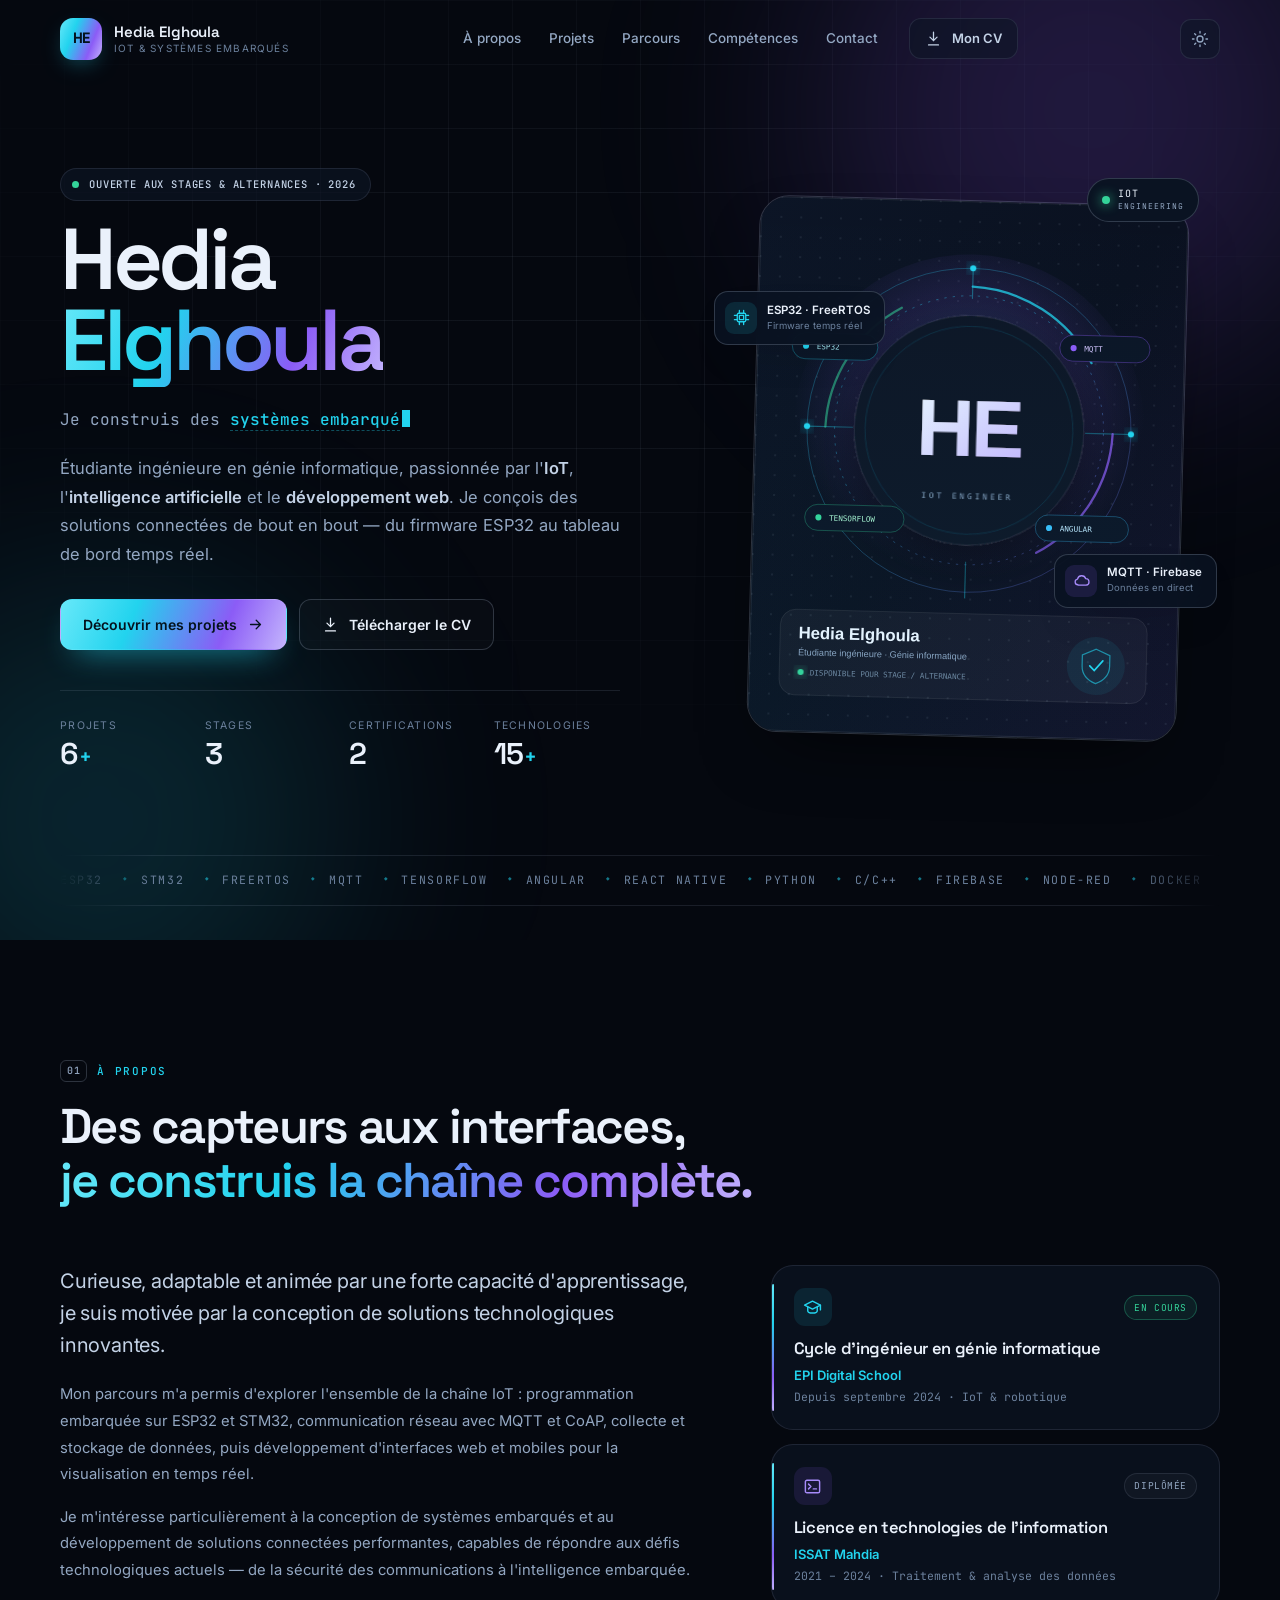
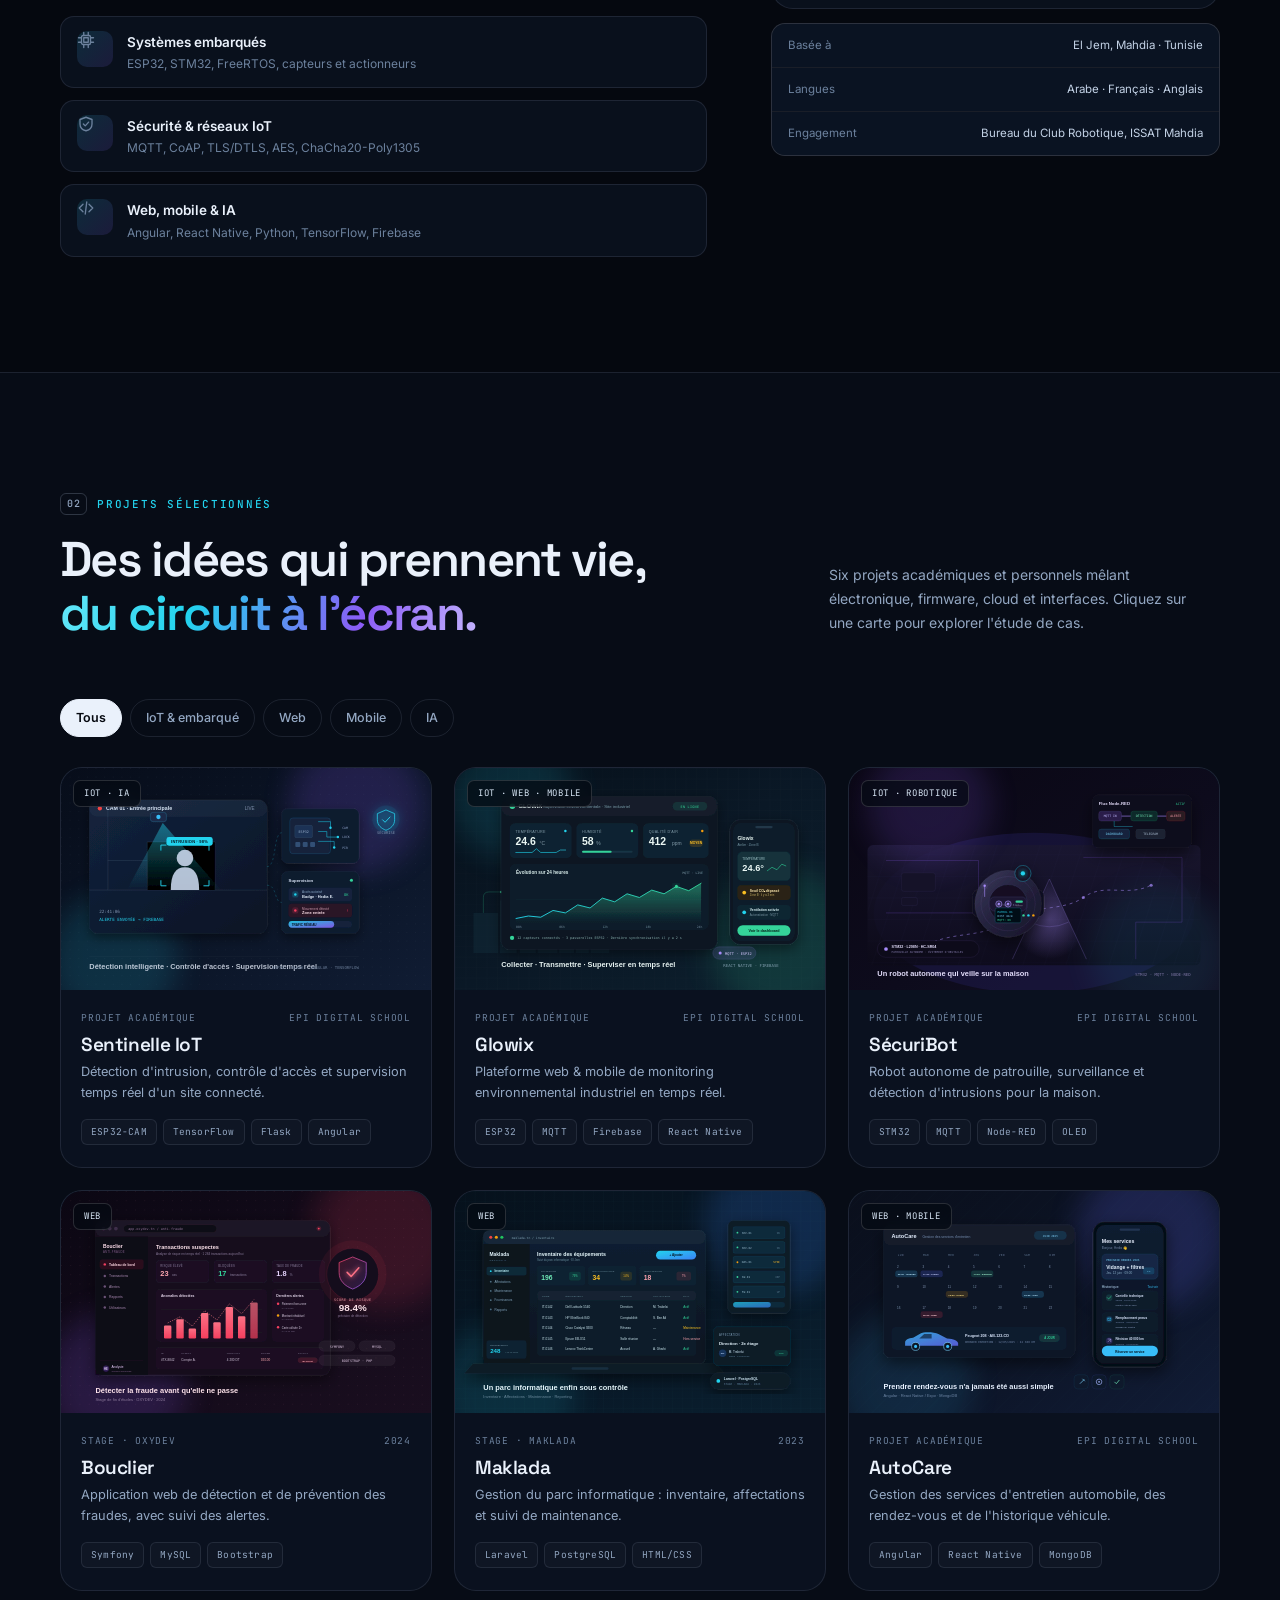
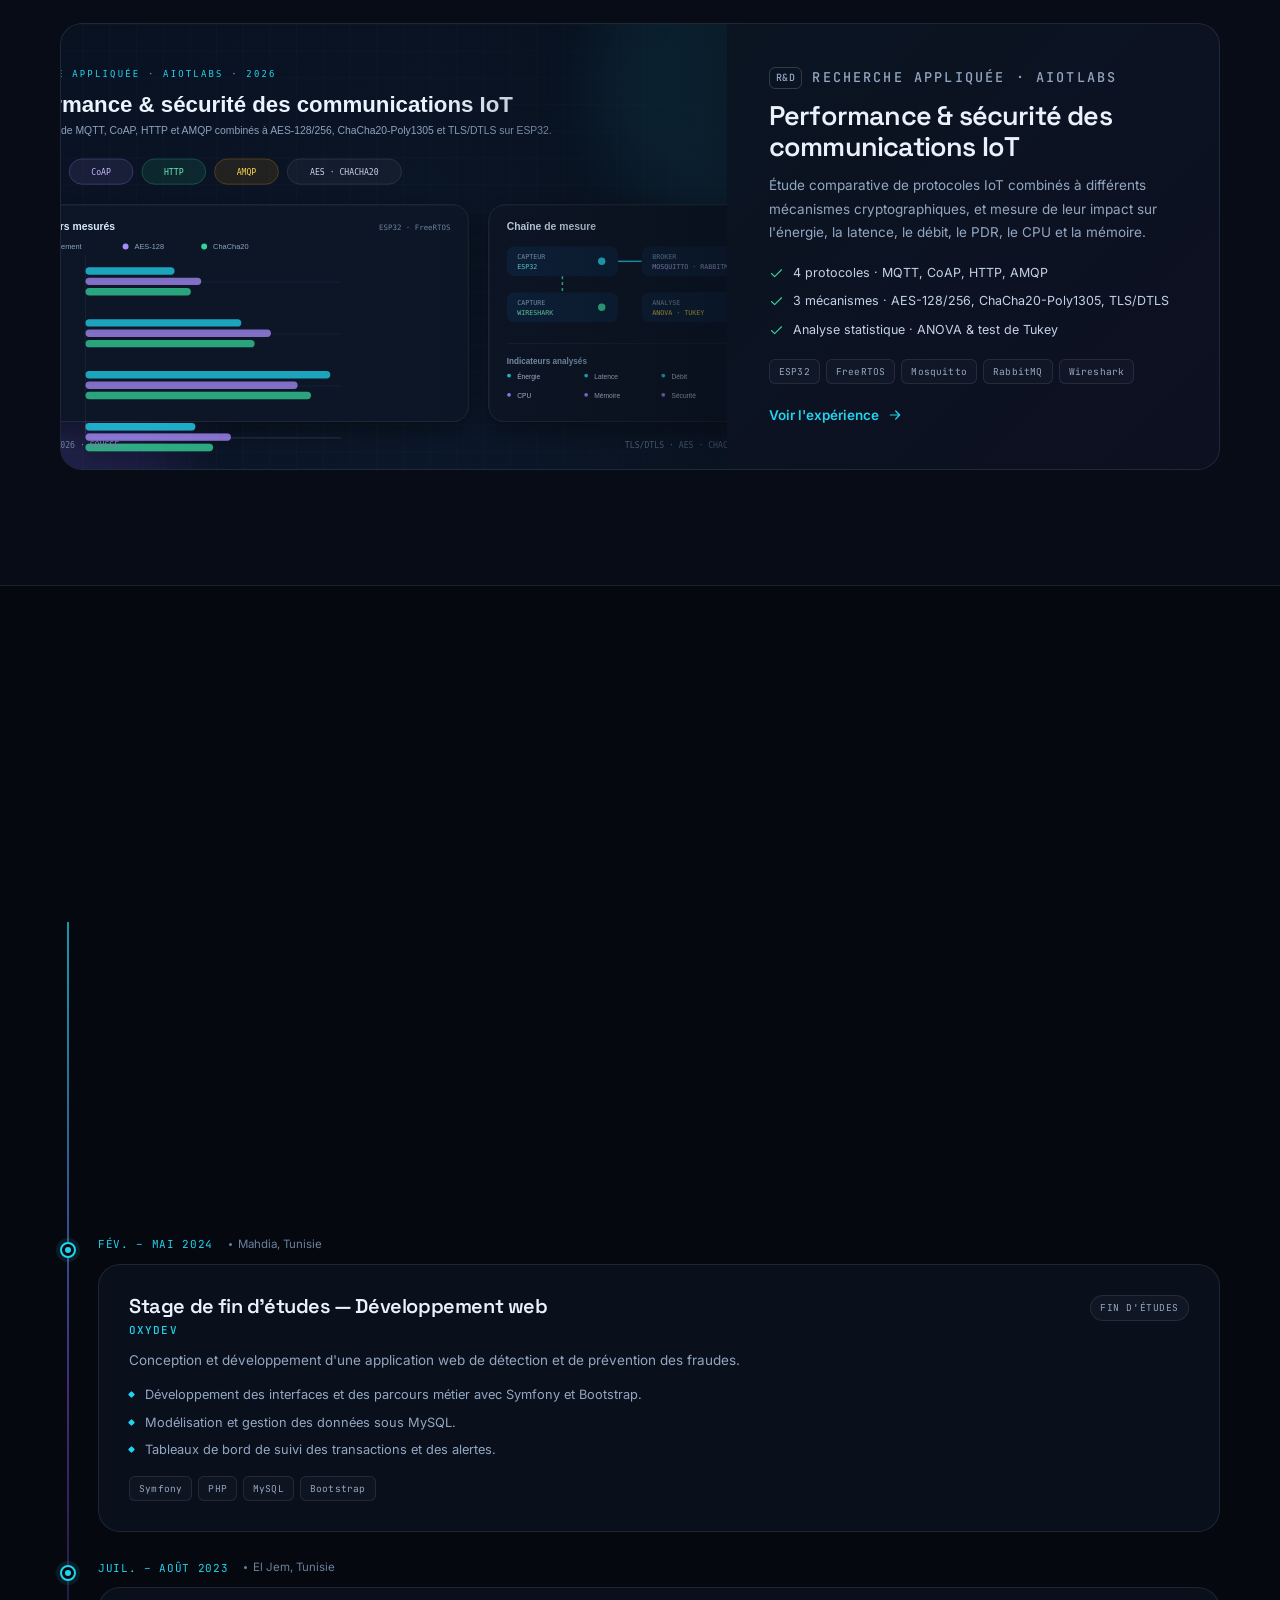
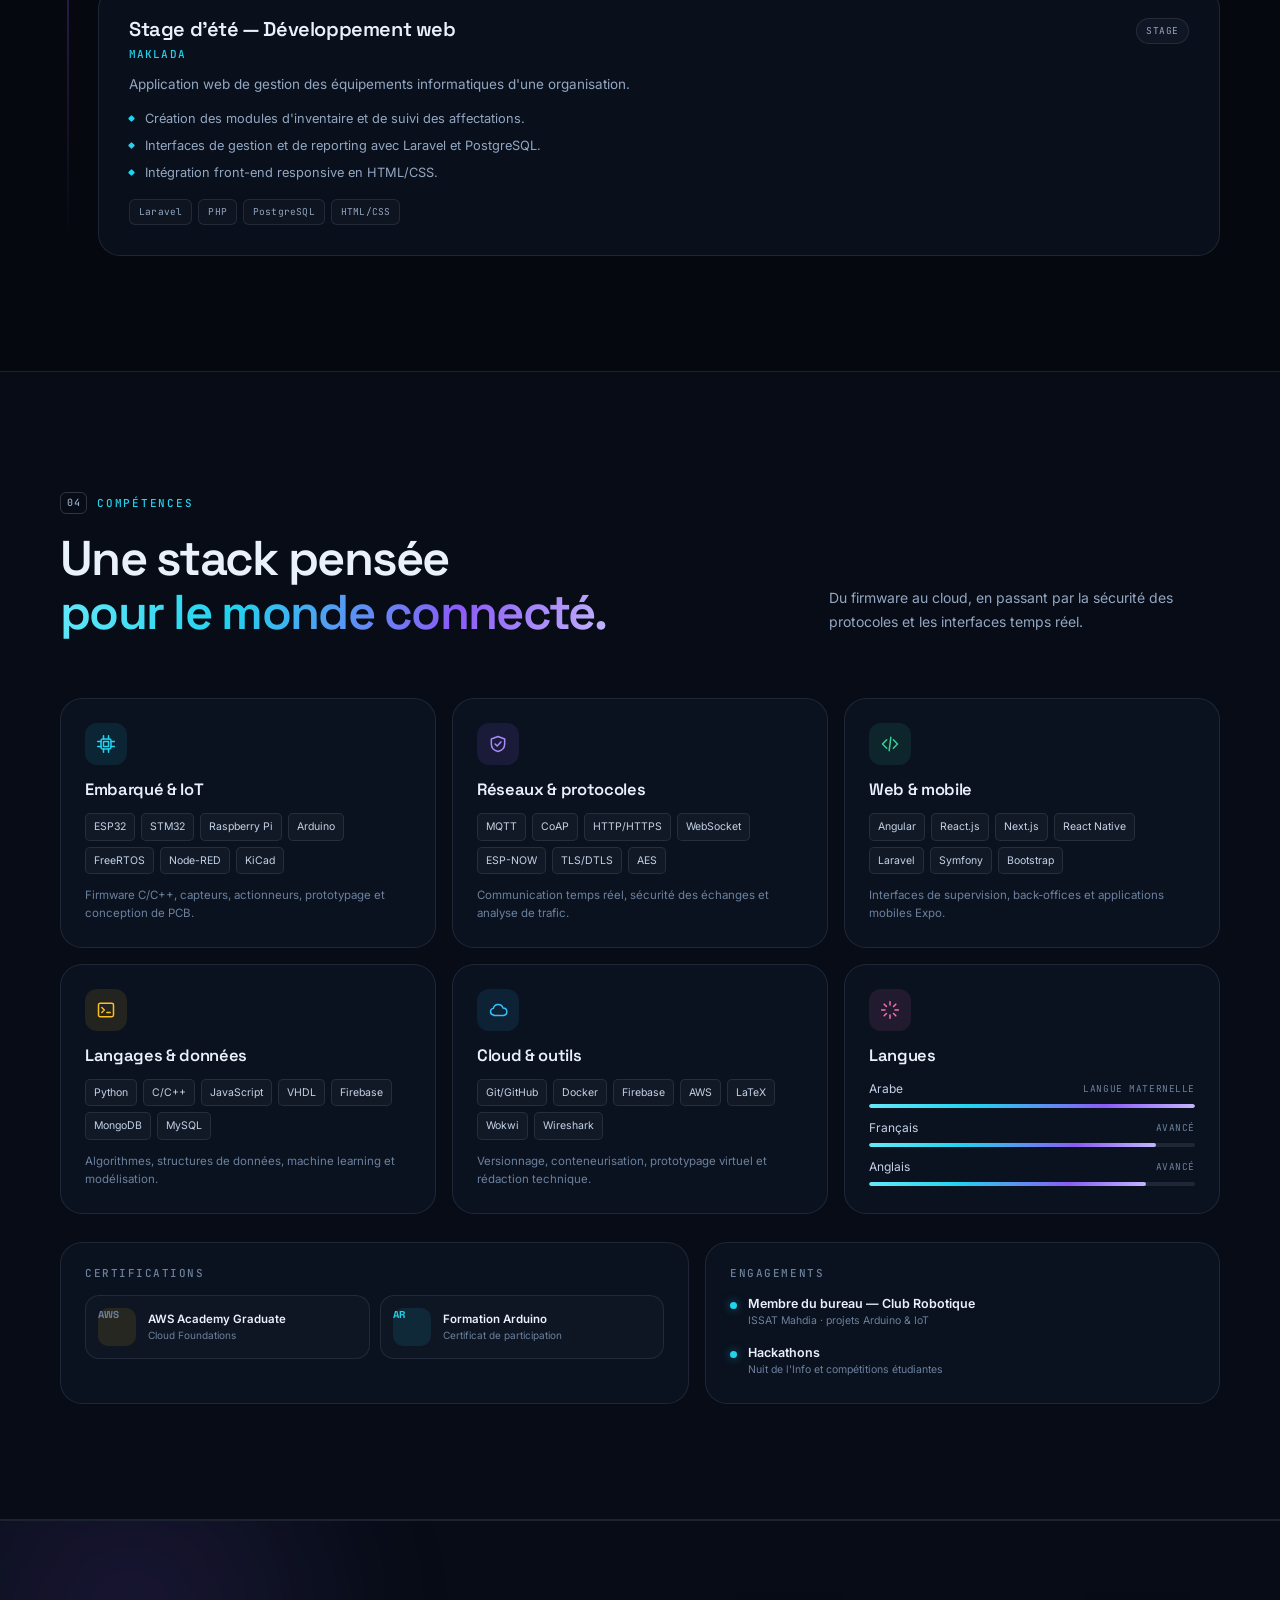
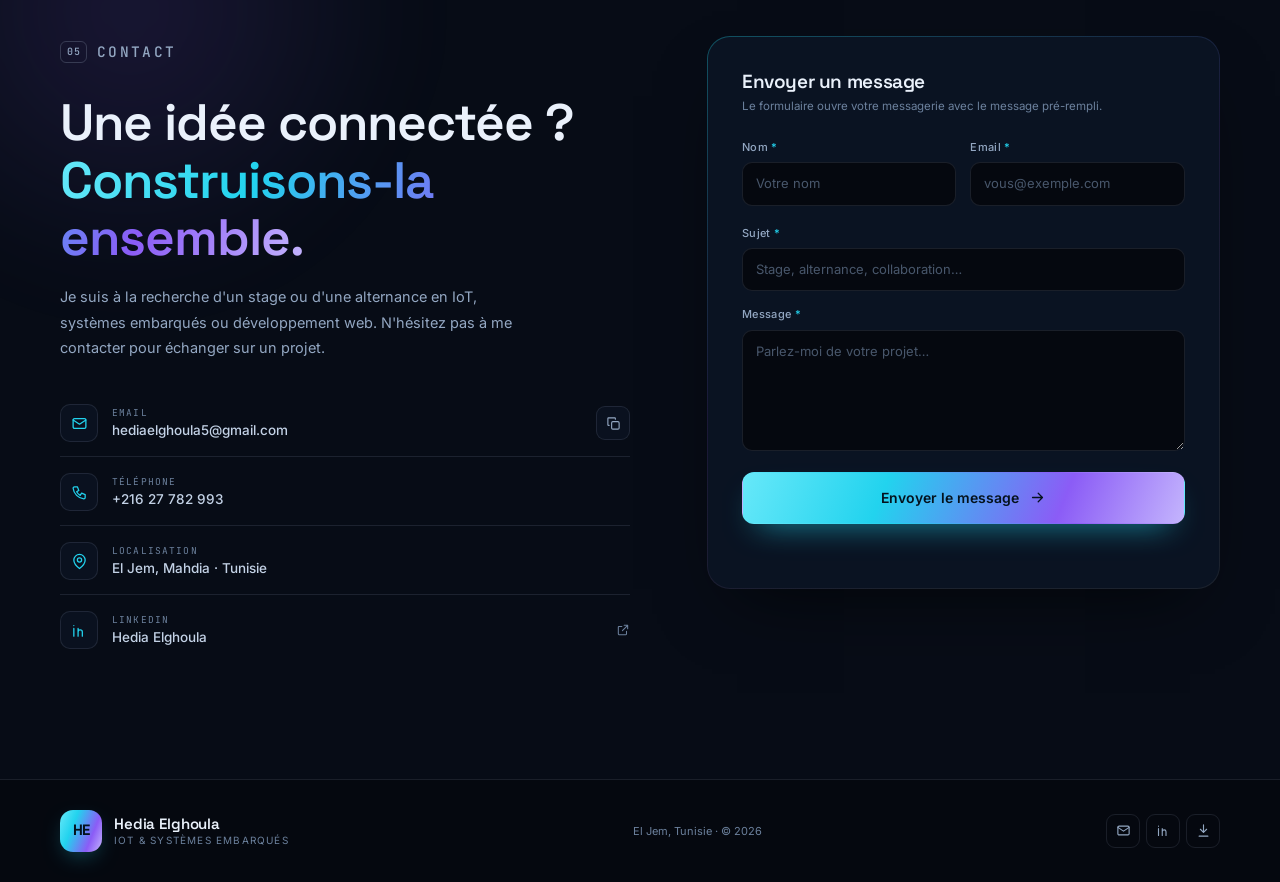
<file: index.html>
<!DOCTYPE html>
<html lang="fr">
<head>
  <meta charset="UTF-8">
  <meta name="viewport" content="width=device-width, initial-scale=1.0">
  <title>Hedia Elghoula — Ingénieure IoT &amp; Systèmes embarqués</title>
  <meta name="description" content="Portfolio de Hedia Elghoula, étudiante ingénieure en génie informatique spécialisée en IoT. Systèmes embarqués, intelligence artificielle, réseaux, développement web et mobile.">
  <meta name="author" content="Hedia Elghoula">
  <meta name="theme-color" content="#05080f">
  <meta property="og:type" content="website">
  <meta property="og:title" content="Hedia Elghoula — Ingénieure IoT & Systèmes embarqués">
  <meta property="og:description" content="Des objets connectés aux interfaces : systèmes embarqués, IA, réseaux et développement web/mobile.">
  <meta property="og:image" content="assets/img/og-image.png">
  <meta property="og:image:width" content="1200">
  <meta property="og:image:height" content="630">
  <meta property="og:image:alt" content="Hedia Elghoula — Portfolio IoT et systèmes embarqués">
  <meta property="og:locale" content="fr_FR">
  <meta name="twitter:card" content="summary_large_image">
  <meta name="twitter:title" content="Hedia Elghoula — Ingénieure IoT & Systèmes embarqués">
  <meta name="twitter:description" content="Des objets connectés aux interfaces : systèmes embarqués, IA, réseaux et développement web/mobile.">
  <meta name="twitter:image" content="assets/img/og-image.png">
  <link rel="icon" href="assets/img/favicon.svg" type="image/svg+xml">
  <link rel="preconnect" href="https://fonts.googleapis.com">
  <link rel="preconnect" href="https://fonts.gstatic.com" crossorigin>
  <link href="https://fonts.googleapis.com/css2?family=Inter:wght@400;500;600;700&family=Space+Grotesk:wght@400;500;600;700&family=JetBrains+Mono:wght@400;500&display=swap" rel="stylesheet">
  <link rel="stylesheet" href="assets/css/style.css?v=8">
  <script>document.documentElement.classList.add("js");</script>
  <script type="application/ld+json">
  {
    "@context": "https://schema.org",
    "@type": "Person",
    "name": "Hedia Elghoula",
    "jobTitle": "Étudiante ingénieure en génie informatique — IoT",
    "email": "mailto:hediaelghoula5@gmail.com",
    "telephone": "+216 27 782 993",
    "address": { "@type": "PostalAddress", "addressLocality": "El Jem, Mahdia", "addressCountry": "TN" },
    "knowsAbout": ["IoT", "Systèmes embarqués", "ESP32", "STM32", "Intelligence artificielle", "MQTT", "Développement web", "Réseaux"],
    "alumniOf": [
      { "@type": "CollegeOrUniversity", "name": "EPI Digital School" },
      { "@type": "CollegeOrUniversity", "name": "ISSAT Mahdia" }
    ]
  }
  </script>
</head>
<body>
  <a class="skip-link" href="#contenu">Aller au contenu</a>

  <svg class="icon-sprite" aria-hidden="true" focusable="false">
    <symbol id="i-arrow" viewBox="0 0 24 24"><path d="M5 12h14M13 6l6 6-6 6"/></symbol>
    <symbol id="i-arrow-up" viewBox="0 0 24 24"><path d="M12 19V5M6 11l6-6 6 6"/></symbol>
    <symbol id="i-download" viewBox="0 0 24 24"><path d="M12 3v12M7 10l5 5 5-5M5 21h14"/></symbol>
    <symbol id="i-mail" viewBox="0 0 24 24"><rect x="3" y="5" width="18" height="14" rx="2"/><path d="m3 7 9 6 9-6"/></symbol>
    <symbol id="i-phone" viewBox="0 0 24 24"><path d="M5 4h4l2 5-3 2a12 12 0 0 0 5 5l2-3 5 2v4a2 2 0 0 1-2 2A17 17 0 0 1 3 6a2 2 0 0 1 2-2Z"/></symbol>
    <symbol id="i-pin" viewBox="0 0 24 24"><path d="M20 10c0 6-8 12-8 12S4 16 4 10a8 8 0 1 1 16 0Z"/><circle cx="12" cy="10" r="3"/></symbol>
    <symbol id="i-linkedin" viewBox="0 0 24 24"><path d="M4 9v11M4 5v.01M10 20v-6a3 3 0 0 1 6 0v6M10 9v11"/></symbol>
    <symbol id="i-sun" viewBox="0 0 24 24"><circle cx="12" cy="12" r="4"/><path d="M12 2v2M12 20v2M4.9 4.9l1.4 1.4M17.7 17.7l1.4 1.4M2 12h2M20 12h2M4.9 19.1l1.4-1.4M17.7 6.3l1.4-1.4"/></symbol>
    <symbol id="i-moon" viewBox="0 0 24 24"><path d="M21 13A9 9 0 1 1 11 3a7 7 0 0 0 10 10Z"/></symbol>
    <symbol id="i-menu" viewBox="0 0 24 24"><path d="M4 7h16M4 12h16M4 17h16"/></symbol>
    <symbol id="i-close" viewBox="0 0 24 24"><path d="M6 6l12 12M18 6 6 18"/></symbol>
    <symbol id="i-copy" viewBox="0 0 24 24"><rect x="9" y="9" width="12" height="12" rx="2"/><path d="M5 15H4a1 1 0 0 1-1-1V4a1 1 0 0 1 1-1h10a1 1 0 0 1 1 1v1"/></symbol>
    <symbol id="i-check" viewBox="0 0 24 24"><path d="m4 12 5 5L20 6"/></symbol>
    <symbol id="i-spark" viewBox="0 0 24 24"><path d="M12 2v4M12 18v4M2 12h4M18 12h4M5 5l2.8 2.8M16.2 16.2 19 19M19 5l-2.8 2.8M7.8 16.2 5 19"/></symbol>
    <symbol id="i-cpu" viewBox="0 0 24 24"><rect x="6" y="6" width="12" height="12" rx="2"/><rect x="9" y="9" width="6" height="6"/><path d="M9 2v4M15 2v4M9 18v4M15 18v4M2 9h4M2 15h4M18 9h4M18 15h4"/></symbol>
    <symbol id="i-code" viewBox="0 0 24 24"><path d="m8 7-5 5 5 5M16 7l5 5-5 5M13 4l-2 16"/></symbol>
    <symbol id="i-cloud" viewBox="0 0 24 24"><path d="M7 18a4 4 0 0 1-.6-7.95A6 6 0 0 1 18 9.5a4.5 4.5 0 0 1 .5 8.98H7Z"/></symbol>
    <symbol id="i-shield" viewBox="0 0 24 24"><path d="M12 3 20 6v6c0 5-3.5 8-8 9-4.5-1-8-4-8-9V6Z"/><path d="m8.5 12 2.5 2.5 4.5-5"/></symbol>
    <symbol id="i-external" viewBox="0 0 24 24"><path d="M14 4h6v6M20 4l-9 9M18 14v5a1 1 0 0 1-1 1H5a1 1 0 0 1-1-1V7a1 1 0 0 1 1-1h5"/></symbol>
    <symbol id="i-graduation" viewBox="0 0 24 24"><path d="m2 9 10-5 10 5-10 5Z"/><path d="M6 11.5V16c0 1.7 2.7 3 6 3s6-1.3 6-3v-4.5M22 9v6"/></symbol>
    <symbol id="i-terminal" viewBox="0 0 24 24"><rect x="3" y="4" width="18" height="16" rx="2"/><path d="m7 9 3 3-3 3M13 15h4"/></symbol>
  </svg>

  <div class="scroll-progress" aria-hidden="true"><span id="scrollBar"></span></div>

  <header class="site-header" id="siteHeader">
    <div class="container header-inner">
      <a class="brand" href="#accueil" aria-label="Hedia Elghoula — Accueil">
        <span class="brand-mark">HE</span>
        <span class="brand-text">
          <strong>Hedia Elghoula</strong>
          <small>IoT &amp; systèmes embarqués</small>
        </span>
      </a>

      <nav class="main-nav" id="mainNav" aria-label="Navigation principale">
        <button class="nav-close" id="navClose" type="button" aria-label="Fermer le menu">
          <svg class="icon"><use href="#i-close"></use></svg>
        </button>
        <ul>
          <li><a href="#a-propos" class="nav-link">À propos</a></li>
          <li><a href="#projets" class="nav-link">Projets</a></li>
          <li><a href="#parcours" class="nav-link">Parcours</a></li>
          <li><a href="#competences" class="nav-link">Compétences</a></li>
          <li><a href="#contact" class="nav-link">Contact</a></li>
        </ul>
        <a class="btn btn-ghost nav-cv" href="assets/cv/Hedia-Elghoula-CV.pdf" download>
          <svg class="icon"><use href="#i-download"></use></svg>
          <span>Mon CV</span>
        </a>
      </nav>

      <div class="header-actions">
        <button class="icon-btn" id="themeToggle" type="button" aria-label="Basculer le thème clair / sombre" aria-pressed="false">
          <svg class="icon icon-sun"><use href="#i-sun"></use></svg>
          <svg class="icon icon-moon"><use href="#i-moon"></use></svg>
        </button>
        <button class="icon-btn menu-toggle" id="menuToggle" type="button" aria-label="Ouvrir le menu" aria-expanded="false" aria-controls="mainNav">
          <svg class="icon"><use href="#i-menu"></use></svg>
        </button>
      </div>
    </div>
  </header>

  <main id="contenu">
    <!-- ================= HERO ================= -->
    <section class="hero" id="accueil">
      <div class="hero-grid-bg" aria-hidden="true"></div>
      <div class="hero-glow glow-a" aria-hidden="true"></div>
      <div class="hero-glow glow-b" aria-hidden="true"></div>

      <div class="container hero-inner">
        <div class="hero-copy">
          <p class="eyebrow pill" data-reveal>
            <span class="pulse-dot" aria-hidden="true"></span>
            Ouverte aux stages &amp; alternances · 2026
          </p>

          <h1 data-reveal>
            Hedia<br>
            <span class="gradient-text">Elghoula</span>
          </h1>

          <p class="hero-role" data-reveal>
            <span class="sr-only">Spécialisée en IoT, intelligence artificielle et développement web.</span>
            <span aria-hidden="true"><span class="role-prefix">Je construis des</span> <span class="typed" id="typed" data-words='["systèmes embarqués","solutions IoT","expériences web","modèles intelligents"]'></span><span class="caret"></span></span>
          </p>

          <p class="hero-lead" data-reveal>
            Étudiante ingénieure en génie informatique, passionnée par l'<strong>IoT</strong>, l'<strong>intelligence artificielle</strong> et le <strong>développement web</strong>. Je conçois des solutions connectées de bout en bout — du firmware ESP32 au tableau de bord temps réel.
          </p>

          <div class="hero-cta" data-reveal>
            <a class="btn btn-primary" href="#projets">
              <span>Découvrir mes projets</span>
              <svg class="icon"><use href="#i-arrow"></use></svg>
            </a>
            <a class="btn btn-outline" href="assets/cv/Hedia-Elghoula-CV.pdf" download>
              <svg class="icon"><use href="#i-download"></use></svg>
              <span>Télécharger le CV</span>
            </a>
          </div>

          <dl class="hero-stats" data-reveal>
            <div><dt>Projets</dt><dd><span class="count" data-count="6">6</span><span class="plus">+</span></dd></div>
            <div><dt>Stages</dt><dd><span class="count" data-count="3">3</span></dd></div>
            <div><dt>Certifications</dt><dd><span class="count" data-count="2">2</span></dd></div>
            <div><dt>Technologies</dt><dd><span class="count" data-count="15">15</span><span class="plus">+</span></dd></div>
          </dl>
        </div>

        <div class="hero-visual" data-reveal>
          <div class="portrait-card">
            <div class="portrait-frame">
              <img src="assets/img/portrait.svg" alt="Portrait graphique de Hedia Elghoula" width="560" height="700">
              <div class="portrait-scan" aria-hidden="true"></div>
            </div>

            <div class="float-card float-a" aria-hidden="true">
              <span class="float-icon"><svg class="icon"><use href="#i-cpu"></use></svg></span>
              <span><strong>ESP32 · FreeRTOS</strong><small>Firmware temps réel</small></span>
            </div>

            <div class="float-card float-b" aria-hidden="true">
              <span class="float-icon alt"><svg class="icon"><use href="#i-cloud"></use></svg></span>
              <span><strong>MQTT · Firebase</strong><small>Données en direct</small></span>
            </div>

            <div class="float-badge" aria-hidden="true">
              <span class="ring"></span>
              <span>IoT<br><small>Engineering</small></span>
            </div>
          </div>
        </div>
      </div>

      <div class="container marquee-wrap" aria-hidden="true">
        <div class="marquee">
          <div class="marquee-track">
            <span>ESP32</span><span>STM32</span><span>FreeRTOS</span><span>MQTT</span><span>TensorFlow</span><span>Angular</span><span>React Native</span><span>Python</span><span>C/C++</span><span>Firebase</span><span>Node-RED</span><span>Docker</span>
            <span>ESP32</span><span>STM32</span><span>FreeRTOS</span><span>MQTT</span><span>TensorFlow</span><span>Angular</span><span>React Native</span><span>Python</span><span>C/C++</span><span>Firebase</span><span>Node-RED</span><span>Docker</span>
          </div>
        </div>
      </div>
    </section>

    <!-- ================= ABOUT ================= -->
    <section class="section" id="a-propos">
      <div class="container">
        <div class="section-head" data-reveal>
          <p class="eyebrow"><span class="eyebrow-index">01</span>À propos</p>
          <h2>Des capteurs aux interfaces,<br><span class="gradient-text">je construis la chaîne complète.</span></h2>
        </div>

        <div class="about-grid">
          <div class="about-copy" data-reveal>
            <p class="lead">
              Curieuse, adaptable et animée par une forte capacité d'apprentissage, je suis motivée par la conception de solutions technologiques innovantes.
            </p>
            <p>
              Mon parcours m'a permis d'explorer l'ensemble de la chaîne IoT : programmation embarquée sur ESP32 et STM32, communication réseau avec MQTT et CoAP, collecte et stockage de données, puis développement d'interfaces web et mobiles pour la visualisation en temps réel.
            </p>
            <p>
              Je m'intéresse particulièrement à la conception de systèmes embarqués et au développement de solutions connectées performantes, capables de répondre aux défis technologiques actuels — de la sécurité des communications à l'intelligence embarquée.
            </p>

            <ul class="focus-list">
              <li>
                <span class="focus-icon"><svg class="icon"><use href="#i-cpu"></use></svg></span>
                <div><strong>Systèmes embarqués</strong><span>ESP32, STM32, FreeRTOS, capteurs et actionneurs</span></div>
              </li>
              <li>
                <span class="focus-icon"><svg class="icon"><use href="#i-shield"></use></svg></span>
                <div><strong>Sécurité &amp; réseaux IoT</strong><span>MQTT, CoAP, TLS/DTLS, AES, ChaCha20-Poly1305</span></div>
              </li>
              <li>
                <span class="focus-icon"><svg class="icon"><use href="#i-code"></use></svg></span>
                <div><strong>Web, mobile &amp; IA</strong><span>Angular, React Native, Python, TensorFlow, Firebase</span></div>
              </li>
            </ul>
          </div>

          <aside class="about-aside">
            <div class="edu-card" data-reveal>
              <div class="edu-head">
                <span class="edu-icon"><svg class="icon"><use href="#i-graduation"></use></svg></span>
                <span class="tag tag-live">En cours</span>
              </div>
              <h3>Cycle d'ingénieur en génie informatique</h3>
              <p class="edu-school">EPI Digital School</p>
              <p class="edu-meta">Depuis septembre 2024 · IoT &amp; robotique</p>
            </div>

            <div class="edu-card" data-reveal>
              <div class="edu-head">
                <span class="edu-icon alt"><svg class="icon"><use href="#i-terminal"></use></svg></span>
                <span class="tag">Diplômée</span>
              </div>
              <h3>Licence en technologies de l'information</h3>
              <p class="edu-school">ISSAT Mahdia</p>
              <p class="edu-meta">2021 – 2024 · Traitement &amp; analyse des données</p>
            </div>

            <div class="quick-facts" data-reveal>
              <div><span class="fact-label">Basée à</span><span class="fact-value">El Jem, Mahdia · Tunisie</span></div>
              <div><span class="fact-label">Langues</span><span class="fact-value">Arabe · Français · Anglais</span></div>
              <div><span class="fact-label">Engagement</span><span class="fact-value">Bureau du Club Robotique, ISSAT Mahdia</span></div>
            </div>
          </aside>
        </div>
      </div>
    </section>

    <!-- ================= PROJECTS ================= -->
    <section class="section section-alt" id="projets">
      <div class="container">
        <div class="section-head split" data-reveal>
          <div>
            <p class="eyebrow"><span class="eyebrow-index">02</span>Projets sélectionnés</p>
            <h2>Des idées qui prennent vie,<br><span class="gradient-text">du circuit à l'écran.</span></h2>
          </div>
          <p class="section-note">Six projets académiques et personnels mêlant électronique, firmware, cloud et interfaces. Cliquez sur une carte pour explorer l'étude de cas.</p>
        </div>

        <div class="filters" role="group" aria-label="Filtrer les projets" data-reveal>
          <button class="filter-btn is-active" type="button" aria-pressed="true" data-filter="all">Tous</button>
          <button class="filter-btn" type="button" aria-pressed="false" data-filter="iot">IoT &amp; embarqué</button>
          <button class="filter-btn" type="button" aria-pressed="false" data-filter="web">Web</button>
          <button class="filter-btn" type="button" aria-pressed="false" data-filter="mobile">Mobile</button>
          <button class="filter-btn" type="button" aria-pressed="false" data-filter="ia">IA</button>
        </div>

        <div class="projects-grid" id="projectsGrid">
          <article class="project-card" data-category="iot ia web" data-project="sentinelle" data-reveal>
            <button class="project-media" type="button" aria-label="Voir l'étude de cas Sentinelle IoT">
              <img src="assets/img/project-sentinelle.svg" alt="Supervision d'un système de détection d'intrusion avec caméra ESP32-CAM" width="1200" height="720" loading="lazy">
              <span class="project-badge">IoT · IA</span>
              <span class="project-hover"><svg class="icon"><use href="#i-arrow"></use></svg></span>
            </button>
            <div class="project-body">
              <div class="project-kicker"><span>Projet académique</span><span>EPI Digital School</span></div>
              <h3>Sentinelle IoT</h3>
              <p>Détection d'intrusion, contrôle d'accès et supervision temps réel d'un site connecté.</p>
              <ul class="chips">
                <li>ESP32-CAM</li><li>TensorFlow</li><li>Flask</li><li>Angular</li>
              </ul>
            </div>
          </article>

          <article class="project-card" data-category="iot web mobile" data-project="glowix" data-reveal>
            <button class="project-media" type="button" aria-label="Voir l'étude de cas Glowix">
              <img src="assets/img/project-glowix.svg" alt="Tableau de bord et application mobile de monitoring environnemental Glowix" width="1200" height="720" loading="lazy">
              <span class="project-badge">IoT · Web · Mobile</span>
              <span class="project-hover"><svg class="icon"><use href="#i-arrow"></use></svg></span>
            </button>
            <div class="project-body">
              <div class="project-kicker"><span>Projet académique</span><span>EPI Digital School</span></div>
              <h3>Glowix</h3>
              <p>Plateforme web &amp; mobile de monitoring environnemental industriel en temps réel.</p>
              <ul class="chips">
                <li>ESP32</li><li>MQTT</li><li>Firebase</li><li>React Native</li>
              </ul>
            </div>
          </article>

          <article class="project-card" data-category="iot" data-project="robot" data-reveal>
            <button class="project-media" type="button" aria-label="Voir l'étude de cas SécuriBot">
              <img src="assets/img/project-robot.svg" alt="Robot mobile de sécurité domestique en patrouille autonome" width="1200" height="720" loading="lazy">
              <span class="project-badge">IoT · Robotique</span>
              <span class="project-hover"><svg class="icon"><use href="#i-arrow"></use></svg></span>
            </button>
            <div class="project-body">
              <div class="project-kicker"><span>Projet académique</span><span>EPI Digital School</span></div>
              <h3>SécuriBot</h3>
              <p>Robot autonome de patrouille, surveillance et détection d'intrusions pour la maison.</p>
              <ul class="chips">
                <li>STM32</li><li>MQTT</li><li>Node-RED</li><li>OLED</li>
              </ul>
            </div>
          </article>

          <article class="project-card" data-category="web" data-project="fraude" data-reveal>
            <button class="project-media" type="button" aria-label="Voir l'étude de cas Bouclier">
              <img src="assets/img/project-fraude.svg" alt="Tableau de bord de l'application anti-fraude Bouclier" width="1200" height="720" loading="lazy">
              <span class="project-badge">Web</span>
              <span class="project-hover"><svg class="icon"><use href="#i-arrow"></use></svg></span>
            </button>
            <div class="project-body">
              <div class="project-kicker"><span>Stage · OXYDEV</span><span>2024</span></div>
              <h3>Bouclier</h3>
              <p>Application web de détection et de prévention des fraudes, avec suivi des alertes.</p>
              <ul class="chips">
                <li>Symfony</li><li>MySQL</li><li>Bootstrap</li>
              </ul>
            </div>
          </article>

          <article class="project-card" data-category="web" data-project="maklada" data-reveal>
            <button class="project-media" type="button" aria-label="Voir l'étude de cas Maklada">
              <img src="assets/img/project-maklada.svg" alt="Interface d'inventaire du parc informatique de l'application Maklada" width="1200" height="720" loading="lazy">
              <span class="project-badge">Web</span>
              <span class="project-hover"><svg class="icon"><use href="#i-arrow"></use></svg></span>
            </button>
            <div class="project-body">
              <div class="project-kicker"><span>Stage · Maklada</span><span>2023</span></div>
              <h3>Maklada</h3>
              <p>Gestion du parc informatique : inventaire, affectations et suivi de maintenance.</p>
              <ul class="chips">
                <li>Laravel</li><li>PostgreSQL</li><li>HTML/CSS</li>
              </ul>
            </div>
          </article>

          <article class="project-card" data-category="web mobile" data-project="autocare" data-reveal>
            <button class="project-media" type="button" aria-label="Voir l'étude de cas AutoCare">
              <img src="assets/img/project-autocare.svg" alt="Agenda et application mobile de gestion des services d'entretien automobile" width="1200" height="720" loading="lazy">
              <span class="project-badge">Web · Mobile</span>
              <span class="project-hover"><svg class="icon"><use href="#i-arrow"></use></svg></span>
            </button>
            <div class="project-body">
              <div class="project-kicker"><span>Projet académique</span><span>EPI Digital School</span></div>
              <h3>AutoCare</h3>
              <p>Gestion des services d'entretien automobile, des rendez-vous et de l'historique véhicule.</p>
              <ul class="chips">
                <li>Angular</li><li>React Native</li><li>MongoDB</li>
              </ul>
            </div>
          </article>
        </div>

        <!-- Research spotlight -->
        <div class="research" data-reveal>
          <div class="research-media">
            <img src="assets/img/project-benchmark.svg" alt="Graphiques du benchmark des protocoles IoT MQTT, CoAP, HTTP et AMQP" width="1200" height="600" loading="lazy">
          </div>
          <div class="research-body">
            <p class="eyebrow"><span class="eyebrow-index">R&amp;D</span>Recherche appliquée · AIOTLABS</p>
            <h3>Performance &amp; sécurité des communications IoT</h3>
            <p>Étude comparative de protocoles IoT combinés à différents mécanismes cryptographiques, et mesure de leur impact sur l'énergie, la latence, le débit, le PDR, le CPU et la mémoire.</p>
            <ul class="research-points">
              <li><svg class="icon"><use href="#i-check"></use></svg>4 protocoles · MQTT, CoAP, HTTP, AMQP</li>
              <li><svg class="icon"><use href="#i-check"></use></svg>3 mécanismes · AES-128/256, ChaCha20-Poly1305, TLS/DTLS</li>
              <li><svg class="icon"><use href="#i-check"></use></svg>Analyse statistique · ANOVA &amp; test de Tukey</li>
            </ul>
            <ul class="chips">
              <li>ESP32</li><li>FreeRTOS</li><li>Mosquitto</li><li>RabbitMQ</li><li>Wireshark</li>
            </ul>
            <a class="link-arrow" href="#parcours">Voir l'expérience <svg class="icon"><use href="#i-arrow"></use></svg></a>
          </div>
        </div>
      </div>
    </section>

    <!-- ================= EXPERIENCE ================= -->
    <section class="section" id="parcours">
      <div class="container">
        <div class="section-head split" data-reveal>
          <div>
            <p class="eyebrow"><span class="eyebrow-index">03</span>Parcours professionnel</p>
            <h2>Apprendre sur le terrain,<br><span class="gradient-text">livrer à chaque étape.</span></h2>
          </div>
          <p class="section-note">Trois stages, trois univers : la recherche IoT, la fintech et la gestion d'infrastructure.</p>
        </div>

        <div class="timeline">
          <article class="timeline-item" data-reveal>
            <div class="timeline-marker" aria-hidden="true"></div>
            <div class="timeline-meta">
              <span class="timeline-date">Juin 2026</span>
              <span class="timeline-place">Sousse, Tunisie</span>
            </div>
            <div class="timeline-card">
              <div class="timeline-head">
                <div>
                  <h3>Stage d'été — Recherche IoT</h3>
                  <p class="company">AIOTLABS</p>
                </div>
                <span class="tag tag-live">Recherche</span>
              </div>
              <p>Étude comparative des performances et de la sécurité des communications dans les systèmes IoT.</p>
              <ul class="bullet-list">
                <li>Comparaison de protocoles IoT combinés à différents mécanismes cryptographiques.</li>
                <li>Mesure de l'impact sur l'énergie, la latence, le débit, le PDR, le CPU et la mémoire.</li>
                <li>Campagne de mesures sur ESP32, capture réseau et analyse statistique des résultats.</li>
              </ul>
              <ul class="chips">
                <li>ESP32</li><li>FreeRTOS</li><li>C/C++</li><li>MQTT</li><li>CoAP</li><li>AMQP</li><li>TLS/DTLS</li><li>ANOVA</li>
              </ul>
            </div>
          </article>

          <article class="timeline-item" data-reveal>
            <div class="timeline-marker" aria-hidden="true"></div>
            <div class="timeline-meta">
              <span class="timeline-date">Fév. – Mai 2024</span>
              <span class="timeline-place">Mahdia, Tunisie</span>
            </div>
            <div class="timeline-card">
              <div class="timeline-head">
                <div>
                  <h3>Stage de fin d'études — Développement web</h3>
                  <p class="company">OXYDEV</p>
                </div>
                <span class="tag">Fin d'études</span>
              </div>
              <p>Conception et développement d'une application web de détection et de prévention des fraudes.</p>
              <ul class="bullet-list">
                <li>Développement des interfaces et des parcours métier avec Symfony et Bootstrap.</li>
                <li>Modélisation et gestion des données sous MySQL.</li>
                <li>Tableaux de bord de suivi des transactions et des alertes.</li>
              </ul>
              <ul class="chips">
                <li>Symfony</li><li>PHP</li><li>MySQL</li><li>Bootstrap</li>
              </ul>
            </div>
          </article>

          <article class="timeline-item" data-reveal>
            <div class="timeline-marker" aria-hidden="true"></div>
            <div class="timeline-meta">
              <span class="timeline-date">Juil. – Août 2023</span>
              <span class="timeline-place">El Jem, Tunisie</span>
            </div>
            <div class="timeline-card">
              <div class="timeline-head">
                <div>
                  <h3>Stage d'été — Développement web</h3>
                  <p class="company">Maklada</p>
                </div>
                <span class="tag">Stage</span>
              </div>
              <p>Application web de gestion des équipements informatiques d'une organisation.</p>
              <ul class="bullet-list">
                <li>Création des modules d'inventaire et de suivi des affectations.</li>
                <li>Interfaces de gestion et de reporting avec Laravel et PostgreSQL.</li>
                <li>Intégration front-end responsive en HTML/CSS.</li>
              </ul>
              <ul class="chips">
                <li>Laravel</li><li>PHP</li><li>PostgreSQL</li><li>HTML/CSS</li>
              </ul>
            </div>
          </article>
        </div>
      </div>
    </section>

    <!-- ================= SKILLS ================= -->
    <section class="section section-alt" id="competences">
      <div class="container">
        <div class="section-head split" data-reveal>
          <div>
            <p class="eyebrow"><span class="eyebrow-index">04</span>Compétences</p>
            <h2>Une stack pensée<br><span class="gradient-text">pour le monde connecté.</span></h2>
          </div>
          <p class="section-note">Du firmware au cloud, en passant par la sécurité des protocoles et les interfaces temps réel.</p>
        </div>

        <div class="skills-grid">
          <article class="skill-card" data-reveal>
            <span class="skill-icon"><svg class="icon"><use href="#i-cpu"></use></svg></span>
            <h3>Embarqué &amp; IoT</h3>
            <ul class="skill-tags">
              <li>ESP32</li><li>STM32</li><li>Raspberry Pi</li><li>Arduino</li><li>FreeRTOS</li><li>Node-RED</li><li>KiCad</li>
            </ul>
            <p class="skill-note">Firmware C/C++, capteurs, actionneurs, prototypage et conception de PCB.</p>
          </article>

          <article class="skill-card" data-reveal>
            <span class="skill-icon alt"><svg class="icon"><use href="#i-shield"></use></svg></span>
            <h3>Réseaux &amp; protocoles</h3>
            <ul class="skill-tags">
              <li>MQTT</li><li>CoAP</li><li>HTTP/HTTPS</li><li>WebSocket</li><li>ESP-NOW</li><li>TLS/DTLS</li><li>AES</li>
            </ul>
            <p class="skill-note">Communication temps réel, sécurité des échanges et analyse de trafic.</p>
          </article>

          <article class="skill-card" data-reveal>
            <span class="skill-icon alt2"><svg class="icon"><use href="#i-code"></use></svg></span>
            <h3>Web &amp; mobile</h3>
            <ul class="skill-tags">
              <li>Angular</li><li>React.js</li><li>Next.js</li><li>React Native</li><li>Laravel</li><li>Symfony</li><li>Bootstrap</li>
            </ul>
            <p class="skill-note">Interfaces de supervision, back-offices et applications mobiles Expo.</p>
          </article>

          <article class="skill-card" data-reveal>
            <span class="skill-icon alt3"><svg class="icon"><use href="#i-terminal"></use></svg></span>
            <h3>Langages &amp; données</h3>
            <ul class="skill-tags">
              <li>Python</li><li>C/C++</li><li>JavaScript</li><li>VHDL</li><li>Firebase</li><li>MongoDB</li><li>MySQL</li>
            </ul>
            <p class="skill-note">Algorithmes, structures de données, machine learning et modélisation.</p>
          </article>

          <article class="skill-card" data-reveal>
            <span class="skill-icon alt4"><svg class="icon"><use href="#i-cloud"></use></svg></span>
            <h3>Cloud &amp; outils</h3>
            <ul class="skill-tags">
              <li>Git/GitHub</li><li>Docker</li><li>Firebase</li><li>AWS</li><li>LaTeX</li><li>Wokwi</li><li>Wireshark</li>
            </ul>
            <p class="skill-note">Versionnage, conteneurisation, prototypage virtuel et rédaction technique.</p>
          </article>

          <article class="skill-card skill-lang" data-reveal>
            <span class="skill-icon alt5"><svg class="icon"><use href="#i-spark"></use></svg></span>
            <h3>Langues</h3>
            <div class="lang-row"><span>Arabe</span><span class="level">Langue maternelle</span></div>
            <div class="lang-bar"><span style="width:100%"></span></div>
            <div class="lang-row"><span>Français</span><span class="level">Avancé</span></div>
            <div class="lang-bar"><span style="width:88%"></span></div>
            <div class="lang-row"><span>Anglais</span><span class="level">Avancé</span></div>
            <div class="lang-bar"><span style="width:85%"></span></div>
          </article>
        </div>

        <div class="credentials">
          <div class="cert-block" data-reveal>
            <h3 class="mini-title">Certifications</h3>
            <div class="cert-grid">
              <div class="cert-card">
                <span class="cert-logo">AWS</span>
                <div>
                  <strong>AWS Academy Graduate</strong>
                  <span>Cloud Foundations</span>
                </div>
              </div>
              <div class="cert-card">
                <span class="cert-logo alt">AR</span>
                <div>
                  <strong>Formation Arduino</strong>
                  <span>Certificat de participation</span>
                </div>
              </div>
            </div>
          </div>

          <div class="engagement" data-reveal>
            <h3 class="mini-title">Engagements</h3>
            <ul class="engagement-list">
              <li>
                <span class="eng-dot" aria-hidden="true"></span>
                <div><strong>Membre du bureau — Club Robotique</strong><span>ISSAT Mahdia · projets Arduino &amp; IoT</span></div>
              </li>
              <li>
                <span class="eng-dot" aria-hidden="true"></span>
                <div><strong>Hackathons</strong><span>Nuit de l'Info et compétitions étudiantes</span></div>
              </li>
            </ul>
          </div>
        </div>
      </div>
    </section>

    <!-- ================= CONTACT ================= -->
    <section class="section contact-section" id="contact">
      <div class="contact-glow" aria-hidden="true"></div>
      <div class="container">
        <div class="contact-grid">
          <div class="contact-copy" data-reveal>
            <p class="eyebrow"><span class="eyebrow-index">05</span>Contact</p>
            <h2>Une idée connectée ?<br><span class="gradient-text">Construisons-la ensemble.</span></h2>
            <p>Je suis à la recherche d'un stage ou d'une alternance en IoT, systèmes embarqués ou développement web. N'hésitez pas à me contacter pour échanger sur un projet.</p>

            <ul class="contact-list">
              <li>
                <a href="mailto:hediaelghoula5@gmail.com" class="contact-link" id="emailLink">
                  <span class="contact-icon"><svg class="icon"><use href="#i-mail"></use></svg></span>
                  <span><small>Email</small><strong>hediaelghoula5@gmail.com</strong></span>
                </a>
                <button class="copy-btn" id="copyEmail" type="button" aria-label="Copier l'adresse email">
                  <svg class="icon"><use href="#i-copy"></use></svg>
                  <span class="copy-tooltip">Copier</span>
                </button>
              </li>
              <li>
                <a href="tel:+21627782993" class="contact-link">
                  <span class="contact-icon"><svg class="icon"><use href="#i-phone"></use></svg></span>
                  <span><small>Téléphone</small><strong>+216 27 782 993</strong></span>
                </a>
              </li>
              <li>
                <span class="contact-link">
                  <span class="contact-icon"><svg class="icon"><use href="#i-pin"></use></svg></span>
                  <span><small>Localisation</small><strong>El Jem, Mahdia · Tunisie</strong></span>
                </span>
              </li>
              <li>
                <a href="https://www.linkedin.com/in/hedia-elghoula/" target="_blank" rel="noopener" class="contact-link">
                  <span class="contact-icon"><svg class="icon"><use href="#i-linkedin"></use></svg></span>
                  <span><small>LinkedIn</small><strong>Hedia Elghoula</strong></span>
                  <svg class="icon icon-ext"><use href="#i-external"></use></svg>
                </a>
              </li>
            </ul>
          </div>

          <div class="contact-form-wrap" data-reveal>
            <form class="contact-form" id="contactForm" novalidate>
              <h3>Envoyer un message</h3>
              <p class="form-note">Le formulaire ouvre votre messagerie avec le message pré-rempli.</p>

              <div class="field-row">
                <div class="field">
                  <label for="name">Nom <span aria-hidden="true">*</span></label>
                  <input type="text" id="name" name="name" autocomplete="name" placeholder="Votre nom" required>
                  <span class="field-error" data-error-for="name"></span>
                </div>
                <div class="field">
                  <label for="email">Email <span aria-hidden="true">*</span></label>
                  <input type="email" id="email" name="email" autocomplete="email" placeholder="vous@exemple.com" required>
                  <span class="field-error" data-error-for="email"></span>
                </div>
              </div>

              <div class="field">
                <label for="subject">Sujet <span aria-hidden="true">*</span></label>
                <input type="text" id="subject" name="subject" placeholder="Stage, alternance, collaboration…" required>
                <span class="field-error" data-error-for="subject"></span>
              </div>

              <div class="field">
                <label for="message">Message <span aria-hidden="true">*</span></label>
                <textarea id="message" name="message" rows="5" placeholder="Parlez-moi de votre projet…" required></textarea>
                <span class="field-error" data-error-for="message"></span>
              </div>

              <button class="btn btn-primary btn-full" type="submit">
                <span>Envoyer le message</span>
                <svg class="icon"><use href="#i-arrow"></use></svg>
              </button>
              <p class="form-status" id="formStatus" role="status" aria-live="polite"></p>
            </form>
          </div>
        </div>
      </div>
    </section>
  </main>

  <footer class="site-footer">
    <div class="container footer-inner">
      <a class="brand" href="#accueil" aria-label="Retour en haut">
        <span class="brand-mark">HE</span>
        <span class="brand-text"><strong>Hedia Elghoula</strong><small>IoT &amp; systèmes embarqués</small></span>
      </a>
      <p class="footer-note"> El Jem, Tunisie · © <span id="year">2026</span></p>
      <div class="footer-links">
        <a href="mailto:hediaelghoula5@gmail.com" aria-label="Envoyer un email">
          <svg class="icon"><use href="#i-mail"></use></svg>
        </a>
        <a href="https://www.linkedin.com/in/hedia-elghoula-4a13b725a" target="_blank" rel="noopener" aria-label="Profil LinkedIn">
          <svg class="icon"><use href="#i-linkedin"></use></svg>
        </a>
        <a href="assets/cv/Hedia-Elghoula-CV.pdf" download aria-label="Télécharger le CV">
          <svg class="icon"><use href="#i-download"></use></svg>
        </a>
      </div>
    </div>
  </footer>

  <button class="to-top" id="toTop" type="button" aria-label="Revenir en haut de la page">
    <svg class="icon"><use href="#i-arrow-up"></use></svg>
  </button>

  <!-- Project modal -->
  <div class="modal" id="projectModal" aria-hidden="true">
    <div class="modal-overlay" data-close-modal></div>
    <div class="modal-panel" role="dialog" aria-modal="true" aria-labelledby="modalTitle" aria-describedby="modalDesc" tabindex="-1">
      <button class="modal-close" type="button" data-close-modal aria-label="Fermer la fenêtre">
        <svg class="icon"><use href="#i-close"></use></svg>
      </button>
      <div class="modal-media">
        <img id="modalImage" alt="" width="1200" height="720">
        <span class="project-badge" id="modalBadge"></span>
      </div>
      <div class="modal-content">
        <p class="modal-kicker" id="modalKicker"></p>
        <h3 id="modalTitle"></h3>
        <p id="modalDesc" class="modal-desc"></p>
        <div class="modal-columns">
          <div>
            <h4>Points clés</h4>
            <ul class="bullet-list" id="modalFeatures"></ul>
          </div>
          <div>
            <h4>Stack technique</h4>
            <ul class="chips" id="modalStack"></ul>
            <h4 class="modal-role-title">Mon rôle</h4>
            <p class="modal-role" id="modalRole"></p>
          </div>
        </div>
      </div>
    </div>
  </div>

  <script src="assets/js/main.js?v=8"></script>
</body>
</html>
</file>
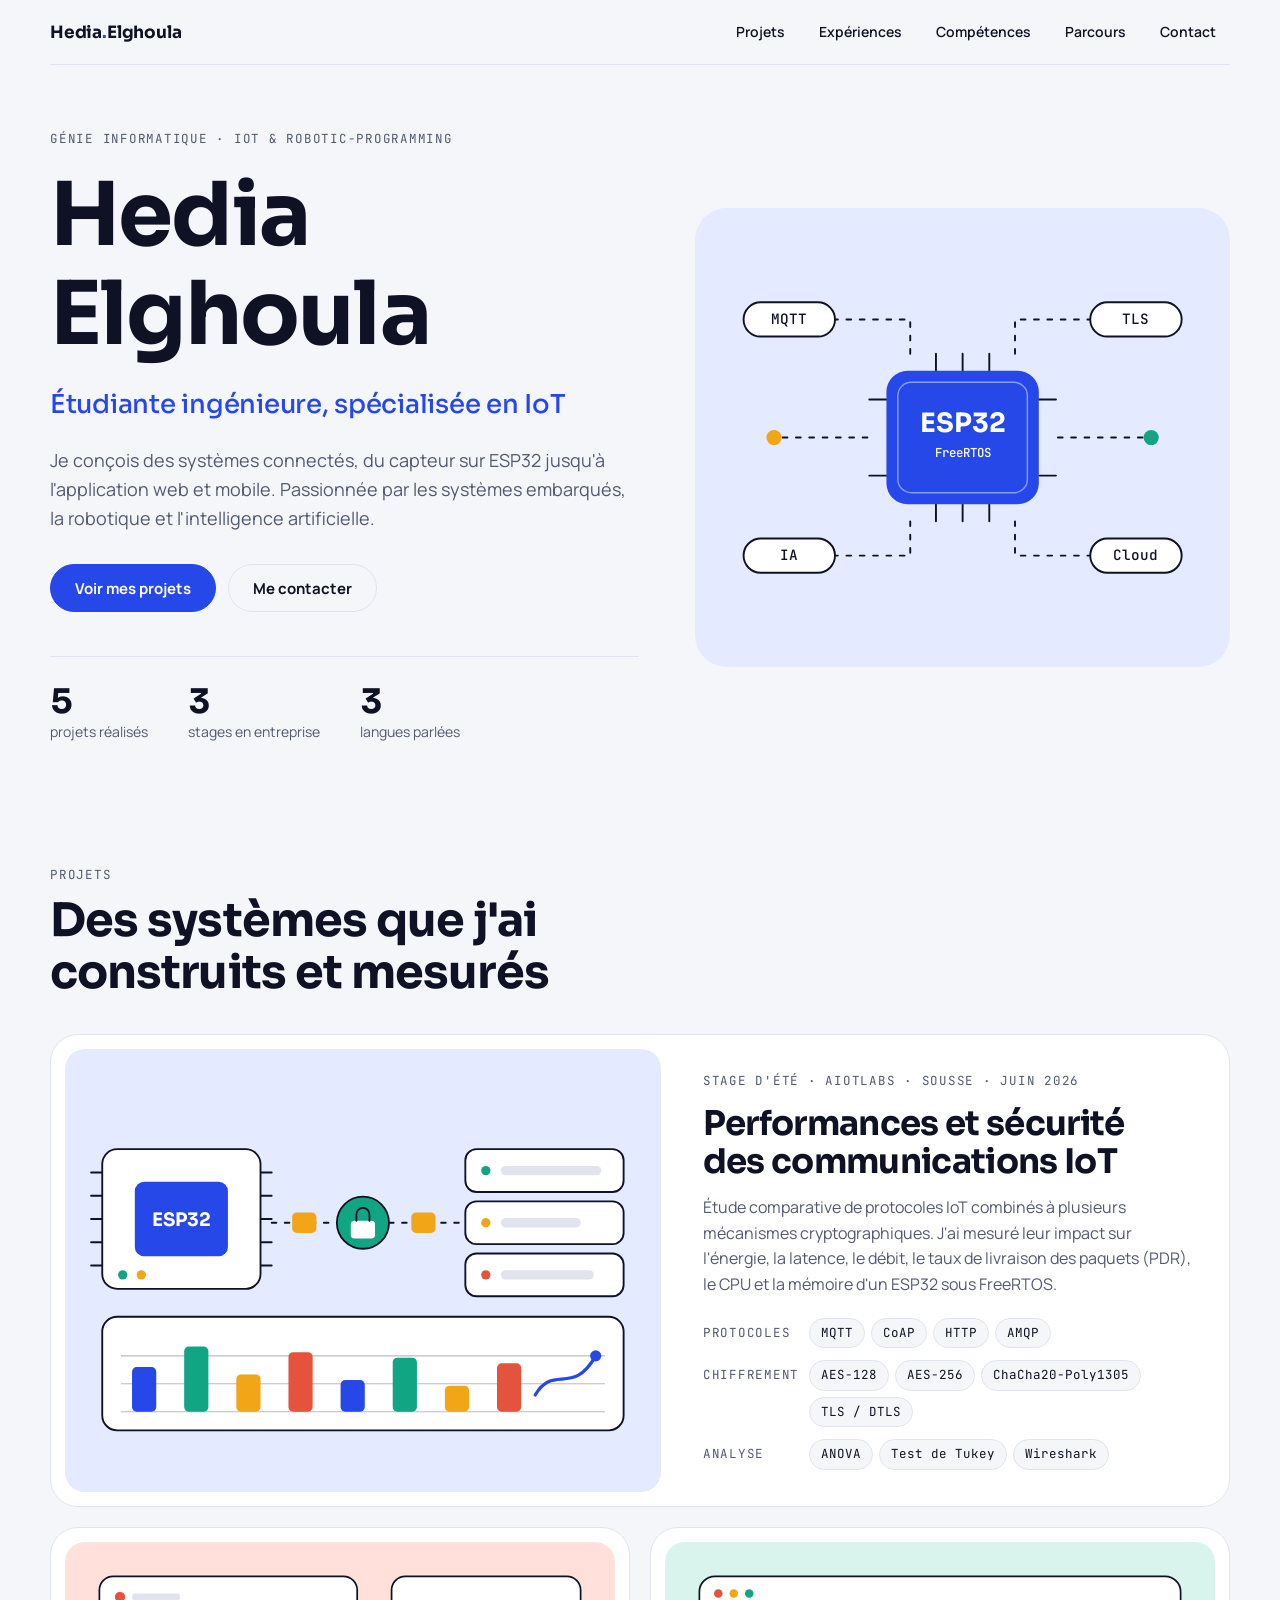
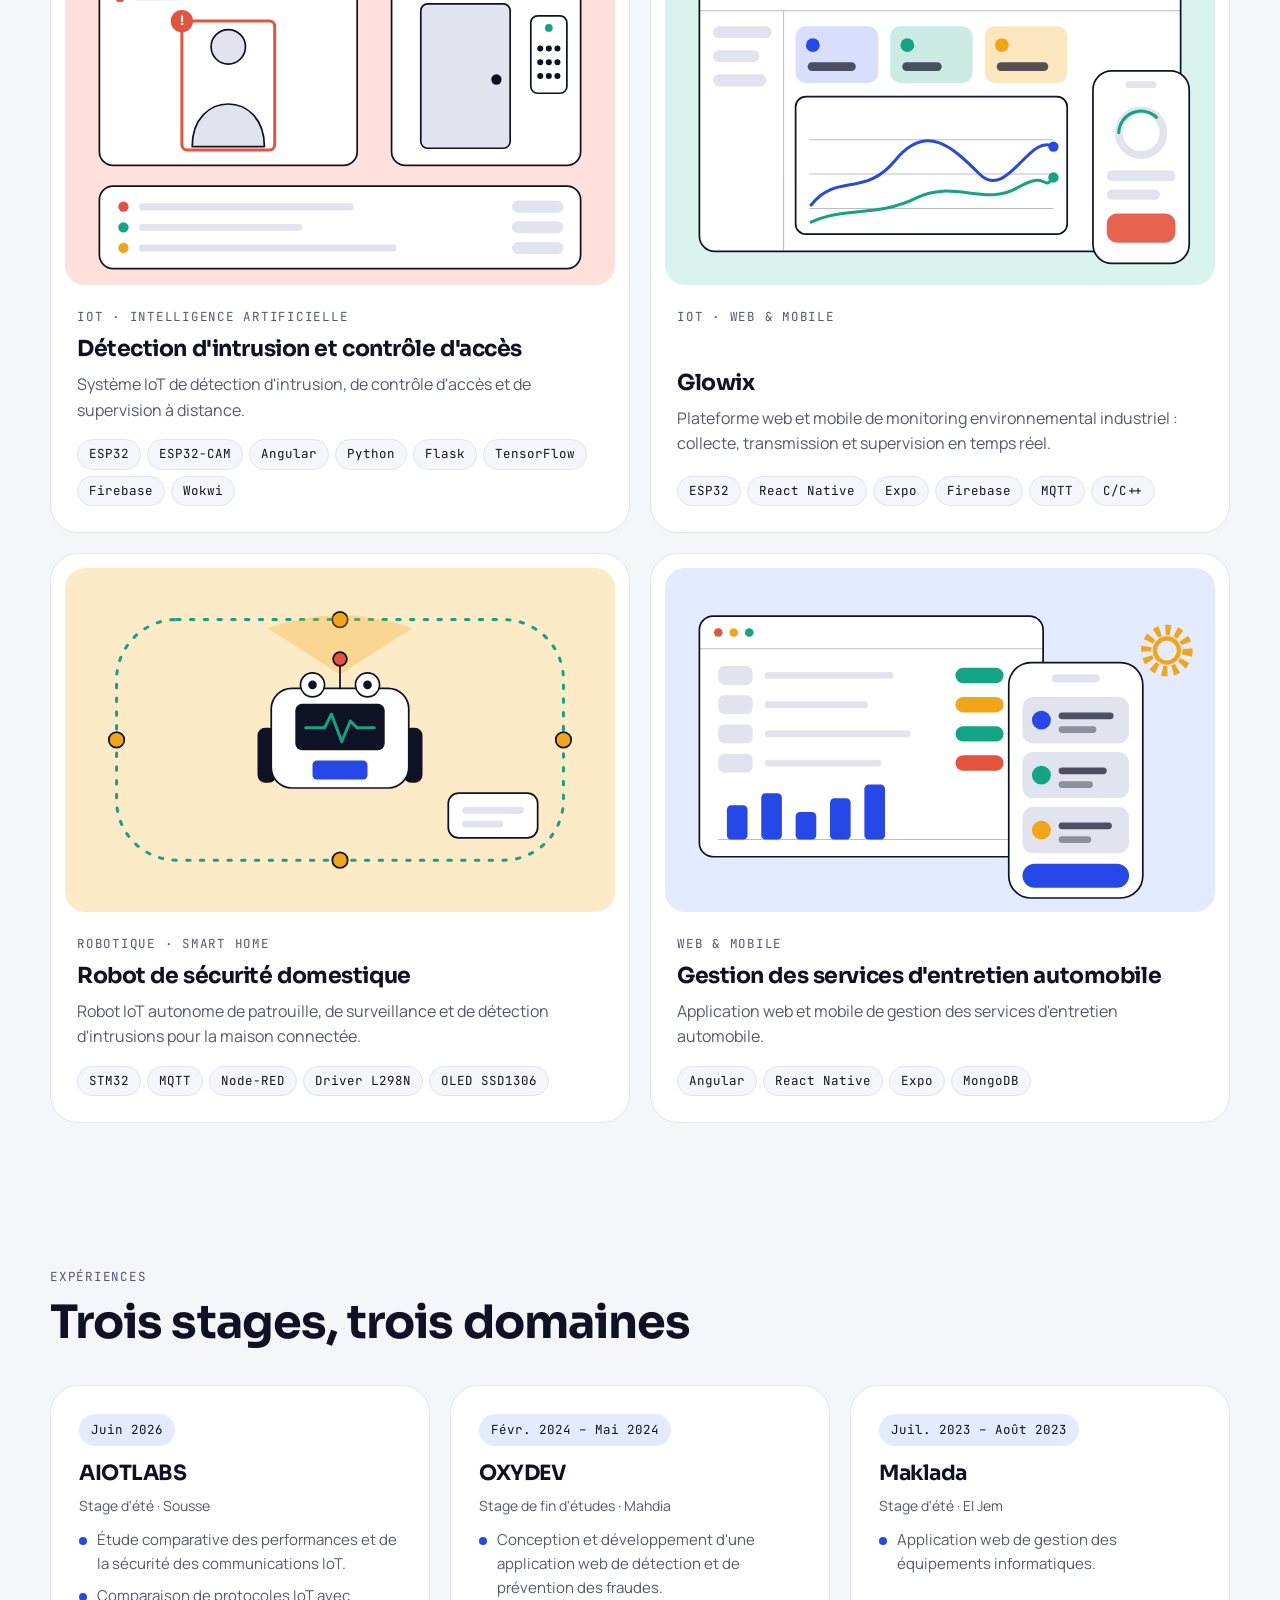
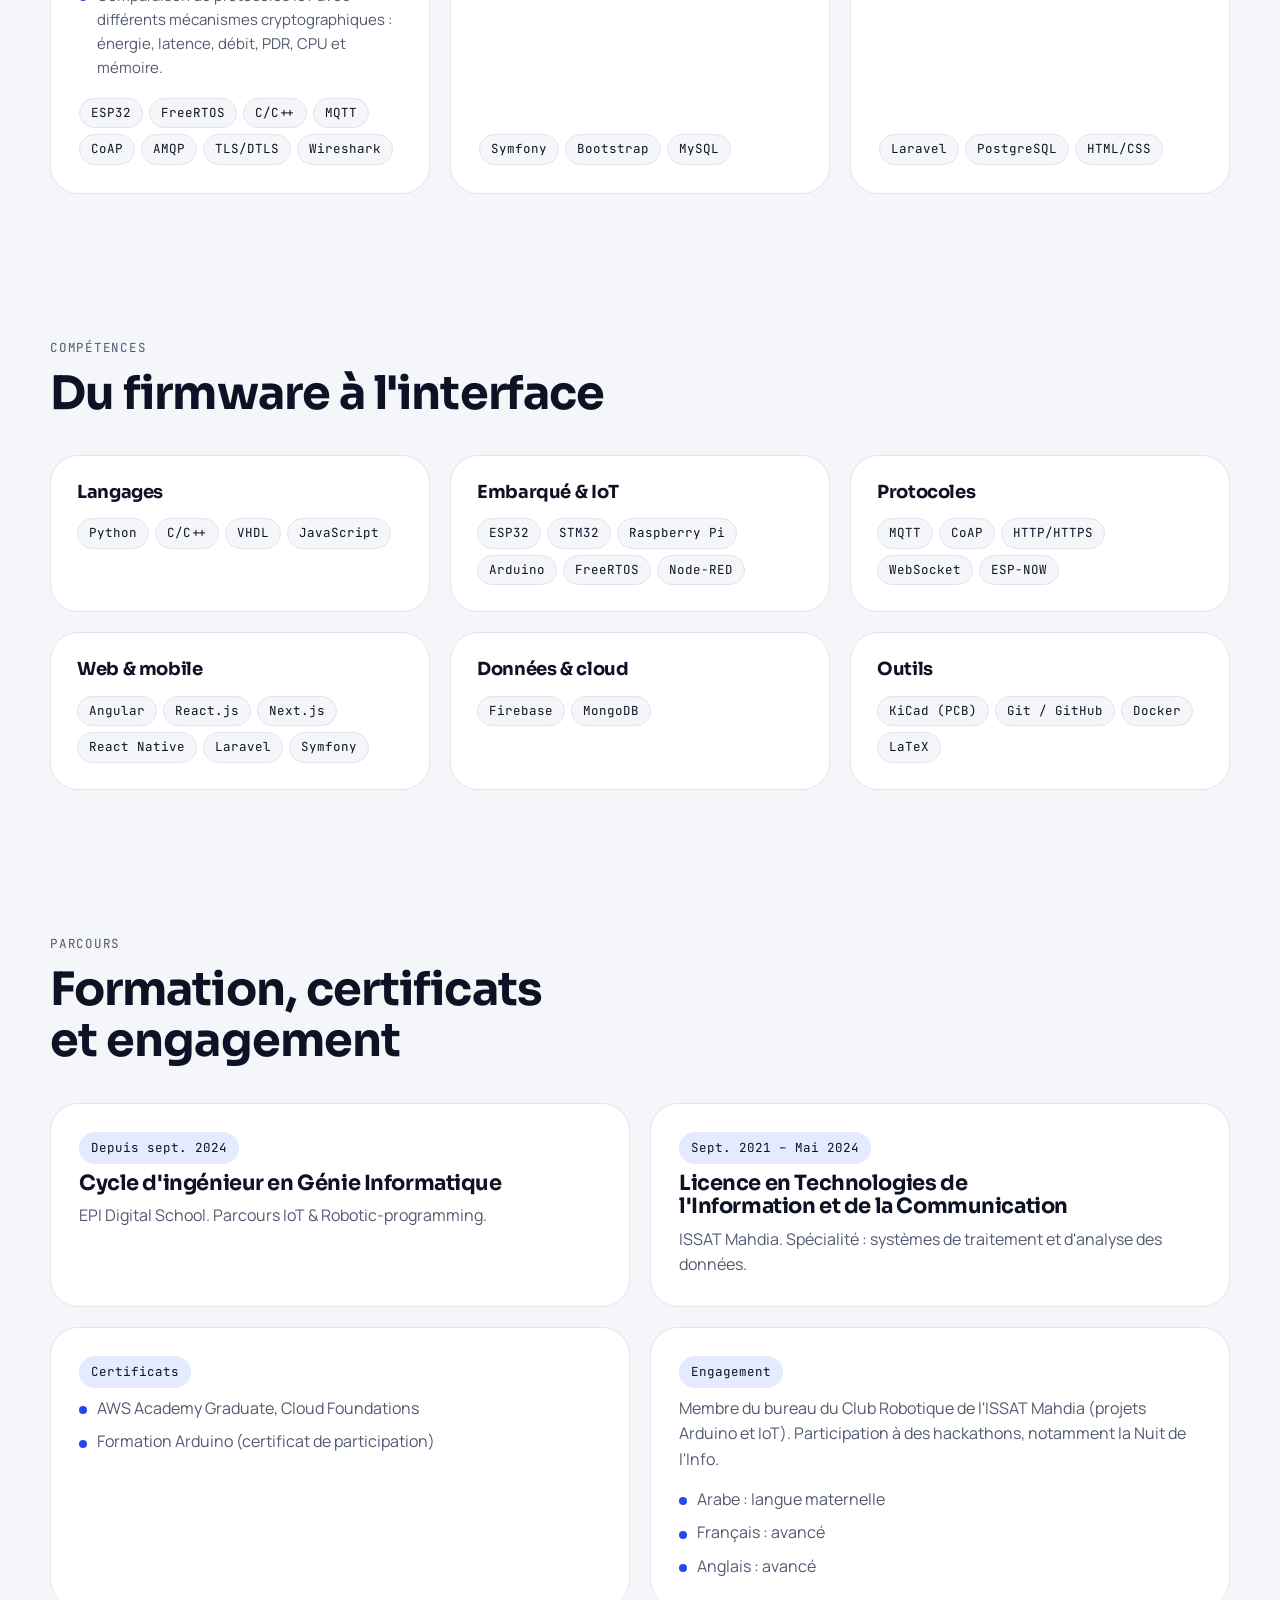
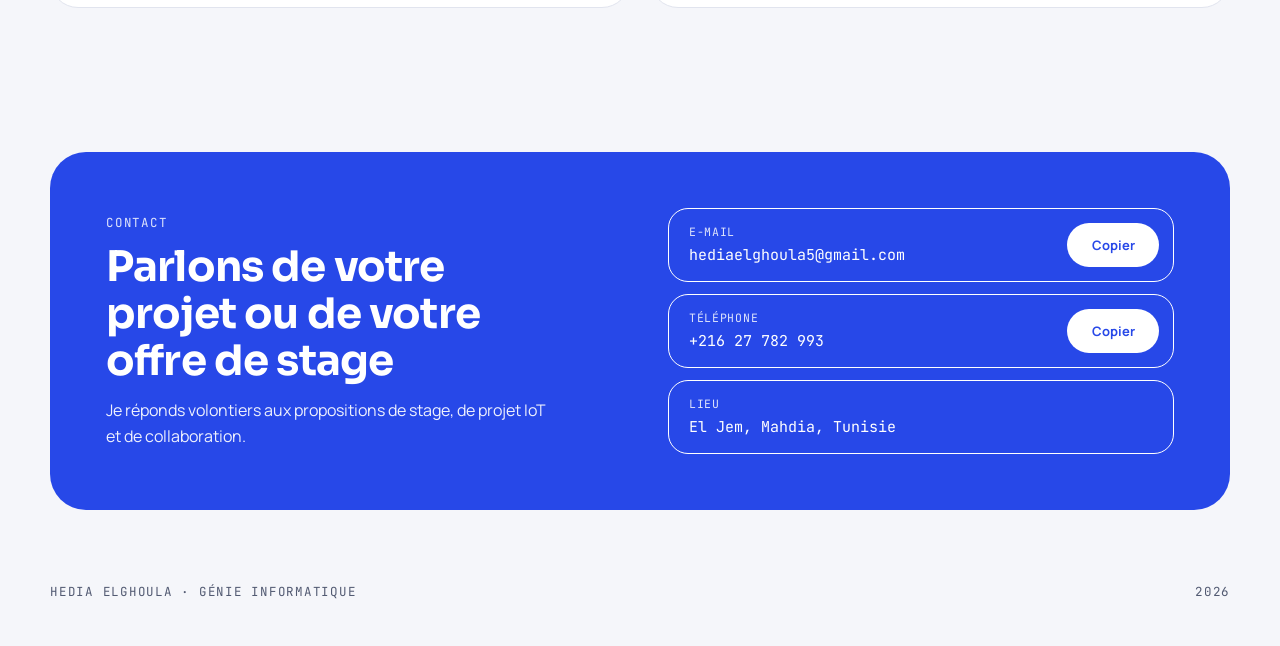
<file: Hedia Elghoula (1).html>
<!doctype html><html><head><meta charset=utf8><meta name=viewport content="width=device-width,initial-scale=1,viewport-fit=cover"><style>:root{color-scheme:light;box-sizing:border-box;padding-top:env(safe-area-inset-top,0px);padding-bottom:env(safe-area-inset-bottom,0px)}html{scroll-padding-top:env(safe-area-inset-top,0px)}body{margin:0;padding:0;font:14px -apple-system,BlinkMacSystemFont,sans-serif;background:#fff;color:#000}img{max-width:100%}[hidden]:not([hidden=until-found i]){display:none!important}</style></head><body>
<title>Hedia Elghoula</title>
<meta name="claude:viewport-fit-sides" content="cover">
<link rel="preconnect" href="https://fonts.googleapis.com">
<link rel="preconnect" href="https://fonts.gstatic.com" crossorigin>
<link rel="stylesheet" href="https://fonts.googleapis.com/css2?family=JetBrains+Mono:wght@400;500&family=Manrope:wght@400;500;600;700&family=Sora:wght@500;600;700&display=swap">
<style>
/* Concept : portfolio moderne en blocs (bento). Chaque projet porte sa propre illustration vectorielle sur une teinte douce, le reste reste sobre. */
:root {
  --bg: #F5F6FA;
  --bg-glass: rgba(245, 246, 250, 0.88);
  --surface: #FFFFFF;
  --fg: #0E1224;
  --muted: #525A72;
  --line: #E1E4EE;
  --accent: #2748E8;
  --accent-fg: #FFFFFF;
  --tint-blue: #E4EAFF;
  --tint-mint: #D9F4EC;
  --tint-amber: #FDEBC8;
  --tint-coral: #FFE0DA;
  --il-ink: #0E1224;
  --il-panel: #FFFFFF;
  --il-soft: #E1E4EE;
  --il-a: #2748E8;
  --il-b: #12A583;
  --il-c: #F2A516;
  --il-d: #E5533D;
  --font-display: "Sora", "Helvetica Neue", Arial, sans-serif;
  --font-body: "Manrope", system-ui, -apple-system, "Segoe UI", sans-serif;
  --font-mono: "JetBrains Mono", ui-monospace, "SFMono-Regular", Menlo, monospace;
}
@media (prefers-color-scheme: dark) {
  :root:not([data-theme="light"]) {
    --bg: #0B0E1A;
    --bg-glass: rgba(11, 14, 26, 0.88);
    --surface: #131829;
    --fg: #EDEFF7;
    --muted: #9AA3BD;
    --line: #252C44;
    --accent: #7C95FF;
    --accent-fg: #0B0E1A;
    --tint-blue: #18214A;
    --tint-mint: #0F2F29;
    --tint-amber: #3A2D10;
    --tint-coral: #3B1B18;
    --il-ink: #EDEFF7;
    --il-panel: #1B2138;
    --il-soft: #2A3150;
    --il-a: #7C95FF;
    --il-b: #3DD6AE;
    --il-c: #F5B942;
    --il-d: #FF7A63;
    color-scheme: dark;
  }
}
:root[data-theme="dark"] {
  --bg: #0B0E1A;
  --bg-glass: rgba(11, 14, 26, 0.88);
  --surface: #131829;
  --fg: #EDEFF7;
  --muted: #9AA3BD;
  --line: #252C44;
  --accent: #7C95FF;
  --accent-fg: #0B0E1A;
  --tint-blue: #18214A;
  --tint-mint: #0F2F29;
  --tint-amber: #3A2D10;
  --tint-coral: #3B1B18;
  --il-ink: #EDEFF7;
  --il-panel: #1B2138;
  --il-soft: #2A3150;
  --il-a: #7C95FF;
  --il-b: #3DD6AE;
  --il-c: #F5B942;
  --il-d: #FF7A63;
  color-scheme: dark;
}

* { box-sizing: border-box; }
html { scroll-behavior: smooth; }
body {
  background: var(--bg);
  color: var(--fg);
  font-family: var(--font-body);
  font-size: 16px;
  line-height: 1.6;
  padding-block: 0;
  padding-left: max(16px, env(safe-area-inset-left, 0px));
  padding-right: max(16px, env(safe-area-inset-right, 0px));
}
body::before { content: ""; position: fixed; inset: 0 0 auto; height: env(safe-area-inset-top, 0px); z-index: 30; background: var(--bg); }
a { color: var(--accent); text-underline-offset: 3px; }
a:focus-visible, button:focus-visible { outline: 3px solid var(--accent); outline-offset: 3px; border-radius: 6px; }
.wrap { max-width: 1180px; margin: 0 auto; }
h1, h2, h3 { font-family: var(--font-display); text-wrap: balance; margin: 0; line-height: 1.12; letter-spacing: -0.02em; }
p { margin: 0; }
ul { margin: 0; padding: 0; list-style: none; }
.eyebrow { font-family: var(--font-mono); font-size: 12.5px; letter-spacing: 0.06em; text-transform: uppercase; color: var(--muted); }

/* En-tête */
.top {
  position: sticky; top: env(safe-area-inset-top, 0px); z-index: 20;
  background: var(--bg-glass); backdrop-filter: blur(10px); -webkit-backdrop-filter: blur(10px);
  display: flex; flex-wrap: wrap; gap: 8px 24px; align-items: center; justify-content: space-between;
  padding-block: 12px; border-bottom: 1px solid var(--line);
}
.brand { font-family: var(--font-display); font-weight: 700; font-size: 17px; letter-spacing: -0.01em; }
.brand span { color: var(--accent); }
.nav { display: flex; flex-wrap: wrap; gap: 2px 6px; }
.nav a { font-size: 14px; font-weight: 600; color: var(--fg); text-decoration: none; padding: 9px 14px; border-radius: 999px; }
.nav a:hover { background: var(--surface); color: var(--accent); }

/* Boutons */
.btn {
  display: inline-flex; align-items: center; justify-content: center; min-height: 48px; padding: 12px 24px;
  font: 700 15px var(--font-body); text-decoration: none; cursor: pointer;
  border: 1.5px solid var(--accent); border-radius: 999px; background: var(--accent); color: var(--accent-fg);
  transition: transform .2s ease, background .2s ease;
}
.btn:hover { transform: translateY(-2px); }
.btn.ghost { background: transparent; color: var(--fg); border-color: var(--line); }
.btn.ghost:hover { background: var(--surface); border-color: var(--fg); }

/* Hero */
.hero { display: grid; grid-template-columns: minmax(0, 1.1fr) minmax(0, 1fr); gap: 56px; align-items: center; padding-block: 64px 48px; }
.hero h1 { font-size: clamp(44px, 7.4vw, 88px); font-weight: 700; margin-block: 18px 20px; }
.hero .role { font-family: var(--font-display); font-size: clamp(19px, 2.4vw, 26px); font-weight: 500; color: var(--accent); letter-spacing: -0.01em; }
.hero .lead { margin-top: 20px; max-width: 54ch; color: var(--muted); font-size: 18px; }
.hero-actions { display: flex; flex-wrap: wrap; gap: 12px; margin-top: 32px; }
.stats { display: flex; flex-wrap: wrap; gap: 12px 40px; margin-top: 44px; padding-top: 28px; border-top: 1px solid var(--line); }
.stat b { display: block; font-family: var(--font-display); font-size: 34px; font-weight: 700; line-height: 1; letter-spacing: -0.02em; font-variant-numeric: tabular-nums; }
.stat span { font-size: 14px; color: var(--muted); }
.hero-art { background: var(--tint-blue); border-radius: 32px; padding: 20px; }
.hero-art svg { width: 100%; height: auto; display: block; }

/* Illustrations */
.il { background: var(--tile, var(--tint-blue)); border-radius: 20px; overflow: hidden; }
.il svg { display: block; width: 100%; height: auto; }
.t-blue { --tile: var(--tint-blue); }
.t-mint { --tile: var(--tint-mint); }
.t-amber { --tile: var(--tint-amber); }
.t-coral { --tile: var(--tint-coral); }
.ln { stroke: var(--il-ink); stroke-width: 2; stroke-linecap: round; stroke-linejoin: round; }
.thin { stroke: var(--il-ink); stroke-width: 1.2; stroke-opacity: .28; fill: none; }
.nf { fill: none; }
.pn { fill: var(--il-panel); }
.soft { fill: var(--il-soft); }
.fa { fill: var(--il-a); } .fb { fill: var(--il-b); } .fc { fill: var(--il-c); } .fd { fill: var(--il-d); }
.fink { fill: var(--il-ink); }
.facc { fill: var(--accent); }
.sa, .sb, .sc, .sd { fill: none; stroke-width: 3.5; stroke-linecap: round; stroke-linejoin: round; }
.sa { stroke: var(--il-a); } .sb { stroke: var(--il-b); } .sc { stroke: var(--il-c); } .sd { stroke: var(--il-d); }
.tx { font-family: var(--font-mono); font-weight: 500; }
.on-acc { fill: var(--accent-fg); }
.flow { stroke-dasharray: 5 9; animation: flow 1.6s linear infinite; }
@keyframes flow { to { stroke-dashoffset: -28; } }

/* Sections */
section { padding-block: 72px; }
.sec-head { margin-bottom: 36px; max-width: 760px; }
.sec-head h2 { font-size: clamp(30px, 4.4vw, 46px); font-weight: 700; margin-top: 10px; }

.card { background: var(--surface); border: 1px solid var(--line); border-radius: 28px; transition: transform .25s ease, box-shadow .25s ease; }
.card:hover { transform: translateY(-4px); box-shadow: 0 18px 40px -24px rgba(14, 18, 36, 0.35); }

.tags { display: flex; flex-wrap: wrap; gap: 6px; }
.tags li { font-family: var(--font-mono); font-size: 12.5px; line-height: 1; padding: 8px 11px; border-radius: 999px; background: var(--bg); border: 1px solid var(--line); color: var(--fg); }

/* Projet phare */
.feature { display: grid; grid-template-columns: minmax(0, 1.15fr) minmax(0, 1fr); gap: 36px; padding: 14px; align-items: stretch; margin-bottom: 20px; }
.feature .il { height: 100%; display: flex; align-items: center; }
.feature-body { padding: 22px 22px 22px 6px; display: flex; flex-direction: column; gap: 14px; justify-content: center; min-width: 0; }
.feature h3 { font-size: clamp(24px, 3vw, 34px); font-weight: 700; }
.feature p { color: var(--muted); }
.plan { display: grid; gap: 12px; margin-top: 6px; }
.plan-row { display: grid; grid-template-columns: 96px minmax(0, 1fr); gap: 10px; align-items: baseline; }

/* Grille de projets */
.grid2 { display: grid; grid-template-columns: repeat(2, minmax(0, 1fr)); gap: 20px; }
.project { padding: 14px; display: flex; flex-direction: column; min-width: 0; }
.project-body { padding: 22px 12px 12px; display: flex; flex-direction: column; gap: 10px; flex: 1; min-width: 0; }
.project h3 { font-size: 22px; font-weight: 700; }
.project p { color: var(--muted); flex: 1; }
.project .tags { margin-top: 6px; }

/* Expériences */
.grid3 { display: grid; grid-template-columns: repeat(3, minmax(0, 1fr)); gap: 20px; }
.job { padding: 28px; display: flex; flex-direction: column; gap: 10px; min-width: 0; }
.chip { align-self: flex-start; font-family: var(--font-mono); font-size: 12.5px; padding: 6px 12px; border-radius: 999px; background: var(--tint-blue); color: var(--fg); }
.job h3 { font-size: 21px; font-weight: 700; margin-top: 6px; }
.where { font-size: 14px; color: var(--muted); }
.job ul.pts { display: grid; gap: 8px; color: var(--muted); font-size: 15px; flex: 1; }
.job ul.pts li { position: relative; padding-left: 18px; }
.job ul.pts li::before { content: ""; position: absolute; left: 0; top: 0.65em; width: 8px; height: 8px; border-radius: 50%; background: var(--accent); }
.job .tags { margin-top: 8px; }

/* Compétences */
.skill { padding: 26px; display: flex; flex-direction: column; gap: 16px; min-width: 0; }
.skill h3 { font-size: 18px; font-weight: 700; }
.skill .tags li { background: var(--bg); }

/* Parcours */
.edu { padding: 28px; display: flex; flex-direction: column; gap: 8px; min-width: 0; }
.edu h3 { font-size: 21px; font-weight: 700; }
.edu p { color: var(--muted); }
.edu ul.plain { display: grid; gap: 8px; color: var(--muted); }
.edu ul.plain li { position: relative; padding-left: 18px; }
.edu ul.plain li::before { content: ""; position: absolute; left: 0; top: 0.65em; width: 8px; height: 8px; border-radius: 50%; background: var(--accent); }

/* Contact */
.contact { background: var(--accent); color: var(--accent-fg); border-radius: 36px; padding: clamp(28px, 5vw, 56px); display: grid; grid-template-columns: minmax(0, 1fr) minmax(0, 1fr); gap: 32px 56px; align-items: center; }
.contact h2 { font-size: clamp(28px, 4vw, 42px); font-weight: 700; }
.contact .eyebrow { color: var(--accent-fg); opacity: .85; }
.contact p.sub { margin-top: 14px; opacity: .92; max-width: 44ch; }
.clist { display: grid; gap: 12px; }
.crow { display: grid; grid-template-columns: minmax(0, 1fr) auto; gap: 12px; align-items: center; padding: 14px 14px 14px 20px; border: 1.5px solid var(--accent-fg); border-radius: 20px; }
.crow small { display: block; font-family: var(--font-mono); font-size: 11.5px; letter-spacing: 0.06em; text-transform: uppercase; opacity: .85; }
.crow span.v { font-family: var(--font-mono); font-size: 15px; overflow-wrap: anywhere; user-select: all; }
.copy { min-height: 44px; min-width: 92px; padding: 8px 16px; font: 700 13px var(--font-body); background: var(--accent-fg); color: var(--accent); border: 0; border-radius: 999px; cursor: pointer; }
.copy:hover { opacity: .9; }
.contact a:focus-visible, .contact button:focus-visible { outline-color: var(--accent-fg); }

footer { padding-block: 32px 44px; display: flex; flex-wrap: wrap; justify-content: space-between; gap: 8px 24px; }

@media (max-width: 960px) {
  .hero { grid-template-columns: minmax(0, 1fr); gap: 40px; padding-block: 40px 32px; }
  .feature { grid-template-columns: minmax(0, 1fr); gap: 8px; }
  .feature-body { padding: 18px 12px 12px; }
  .grid3 { grid-template-columns: minmax(0, 1fr); }
  .contact { grid-template-columns: minmax(0, 1fr); }
  section { padding-block: 52px; }
}
@media (max-width: 720px) {
  .grid2 { grid-template-columns: minmax(0, 1fr); }
  .grid-skills { grid-template-columns: minmax(0, 1fr) !important; }
}
@media (max-width: 520px) {
  .plan-row { grid-template-columns: minmax(0, 1fr); gap: 6px; }
  .stats { gap: 16px 28px; }
}
@media (prefers-reduced-motion: reduce) {
  html { scroll-behavior: auto; }
  .flow { animation: none; }
  .card, .btn { transition: none; }
  .card:hover, .btn:hover { transform: none; }
}
</style>

<div class="wrap">
  <header class="top">
    <span class="brand">Hedia<span>.</span>Elghoula</span>
    <nav class="nav" aria-label="Navigation principale">
      <a href="#projets">Projets</a>
      <a href="#experience">Expériences</a>
      <a href="#competences">Compétences</a>
      <a href="#formation">Parcours</a>
      <a href="#contact">Contact</a>
    </nav>
  </header>

  <main>
    <div class="hero">
      <div>
        <p class="eyebrow">Génie informatique · IoT &amp; Robotic-programming</p>
        <h1>Hedia Elghoula</h1>
        <p class="role">Étudiante ingénieure, spécialisée en IoT</p>
        <p class="lead">Je conçois des systèmes connectés, du capteur sur ESP32 jusqu'à l'application web et mobile. Passionnée par les systèmes embarqués, la robotique et l'intelligence artificielle.</p>
        <div class="hero-actions">
          <a class="btn" href="#projets">Voir mes projets</a>
          <a class="btn ghost" href="#contact">Me contacter</a>
        </div>
        <div class="stats">
          <div class="stat"><b>5</b><span>projets réalisés</span></div>
          <div class="stat"><b>3</b><span>stages en entreprise</span></div>
          <div class="stat"><b>3</b><span>langues parlées</span></div>
        </div>
      </div>

      <div class="hero-art" role="img" aria-label="Illustration : une puce ESP32 reliée à MQTT, TLS, IA et au cloud par des pistes de circuit">
        <svg viewBox="0 0 520 440" aria-hidden="true">
          <g class="nf ln" stroke-width="2.5">
            <path class="flow" d="M205 132 V96 H126"/>
            <path class="flow" d="M315 132 V96 H394"/>
            <path class="flow" d="M205 308 V344 H126"/>
            <path class="flow" d="M315 308 V344 H394"/>
            <path class="flow" d="M160 220 H70"/>
            <path class="flow" d="M360 220 H450"/>
          </g>
          <g class="ln">
            <path d="M232 132 V150 M260 132 V150 M288 132 V150"/>
            <path d="M232 290 V308 M260 290 V308 M288 290 V308"/>
            <path d="M162 180 H180 M162 260 H180 M340 180 H358 M340 260 H358"/>
          </g>
          <rect class="facc" x="180" y="150" width="160" height="140" rx="22"/>
          <rect class="nf" x="192" y="162" width="136" height="116" rx="14" stroke="var(--accent-fg)" stroke-opacity=".45" stroke-width="1.5"/>
          <text class="on-acc" x="260" y="214" text-anchor="middle" font-family="Sora, Arial, sans-serif" font-size="28" font-weight="700">ESP32</text>
          <text class="on-acc tx" x="260" y="240" text-anchor="middle" font-size="13">FreeRTOS</text>

          <rect class="pn ln" x="30" y="78" width="96" height="36" rx="18"/>
          <text class="tx fink" x="78" y="101" text-anchor="middle" font-size="15">MQTT</text>
          <rect class="pn ln" x="394" y="78" width="96" height="36" rx="18"/>
          <text class="tx fink" x="442" y="101" text-anchor="middle" font-size="15">TLS</text>
          <rect class="pn ln" x="30" y="326" width="96" height="36" rx="18"/>
          <text class="tx fink" x="78" y="349" text-anchor="middle" font-size="15">IA</text>
          <rect class="pn ln" x="394" y="326" width="96" height="36" rx="18"/>
          <text class="tx fink" x="442" y="349" text-anchor="middle" font-size="15">Cloud</text>
          <circle class="fc" cx="62" cy="220" r="8"/>
          <circle class="fb" cx="458" cy="220" r="8"/>
        </svg>
      </div>
    </div>

    <section id="projets">
      <div class="sec-head">
        <p class="eyebrow">Projets</p>
        <h2>Des systèmes que j'ai construits et mesurés</h2>
      </div>

      <article class="card feature">
        <div class="il t-blue">
          <svg viewBox="0 0 640 400" role="img" aria-label="Illustration : un ESP32 envoie des paquets chiffrés vers un serveur, avec un graphique de comparaison en dessous">
            <path class="ln" d="M28 95h12M28 120h12M28 145h12M28 170h12M28 195h12M210 95h12M210 120h12M210 145h12M210 170h12M210 195h12"/>
            <rect class="ln pn" x="40" y="70" width="170" height="150" rx="16"/>
            <rect class="facc" x="75" y="105" width="100" height="80" rx="10"/>
            <text class="on-acc" x="125" y="153" text-anchor="middle" font-family="Sora, Arial, sans-serif" font-size="20" font-weight="700">ESP32</text>
            <circle class="fb" cx="62" cy="205" r="5"/>
            <circle class="fc" cx="82" cy="205" r="5"/>

            <path class="ln nf flow" d="M222 149 H430"/>
            <rect class="fc" x="244" y="138" width="26" height="22" rx="5"/>
            <rect class="fc" x="372" y="138" width="26" height="22" rx="5"/>
            <circle class="fb ln" cx="320" cy="149" r="28"/>
            <rect class="pn" x="307" y="147" width="26" height="19" rx="4"/>
            <path class="ln nf" d="M313 147 v-7 a7 7 0 0 1 14 0 v7"/>

            <rect class="ln pn" x="430" y="70" width="170" height="46" rx="12"/>
            <rect class="ln pn" x="430" y="126" width="170" height="46" rx="12"/>
            <rect class="ln pn" x="430" y="182" width="170" height="46" rx="12"/>
            <circle class="fb" cx="452" cy="93" r="5"/><rect class="soft" x="468" y="88" width="108" height="10" rx="5"/>
            <circle class="fc" cx="452" cy="149" r="5"/><rect class="soft" x="468" y="144" width="86" height="10" rx="5"/>
            <circle class="fd" cx="452" cy="205" r="5"/><rect class="soft" x="468" y="200" width="100" height="10" rx="5"/>

            <rect class="ln pn" x="40" y="250" width="560" height="122" rx="16"/>
            <path class="thin" d="M60 352 H580 M60 322 H580 M60 292 H580"/>
            <rect class="fa" x="72" y="304" width="26" height="48" rx="5"/>
            <rect class="fb" x="128" y="282" width="26" height="70" rx="5"/>
            <rect class="fc" x="184" y="312" width="26" height="40" rx="5"/>
            <rect class="fd" x="240" y="288" width="26" height="64" rx="5"/>
            <rect class="fa" x="296" y="318" width="26" height="34" rx="5"/>
            <rect class="fb" x="352" y="294" width="26" height="58" rx="5"/>
            <rect class="fc" x="408" y="324" width="26" height="28" rx="5"/>
            <rect class="fd" x="464" y="300" width="26" height="52" rx="5"/>
            <path class="sa" d="M505 334 C 525 300, 545 336, 570 292"/>
            <circle class="fa" cx="570" cy="292" r="6"/>
          </svg>
        </div>
        <div class="feature-body">
          <p class="eyebrow">Stage d'été · AIOTLABS · Sousse · juin 2026</p>
          <h3>Performances et sécurité des communications IoT</h3>
          <p>Étude comparative de protocoles IoT combinés à plusieurs mécanismes cryptographiques. J'ai mesuré leur impact sur l'énergie, la latence, le débit, le taux de livraison des paquets (PDR), le CPU et la mémoire d'un ESP32 sous FreeRTOS.</p>
          <div class="plan">
            <div class="plan-row"><span class="eyebrow">Protocoles</span><ul class="tags"><li>MQTT</li><li>CoAP</li><li>HTTP</li><li>AMQP</li></ul></div>
            <div class="plan-row"><span class="eyebrow">Chiffrement</span><ul class="tags"><li>AES-128</li><li>AES-256</li><li>ChaCha20-Poly1305</li><li>TLS / DTLS</li></ul></div>
            <div class="plan-row"><span class="eyebrow">Analyse</span><ul class="tags"><li>ANOVA</li><li>Test de Tukey</li><li>Wireshark</li></ul></div>
          </div>
        </div>
      </article>

      <ul class="grid2">
        <li class="card project">
          <div class="il t-coral">
            <svg viewBox="0 0 640 400" role="img" aria-label="Illustration : une caméra détecte une silhouette, une porte à clavier et un journal d'événements">
              <rect class="ln pn" x="40" y="40" width="300" height="220" rx="16"/>
              <circle class="fd" cx="64" cy="64" r="6"/>
              <rect class="soft" x="78" y="60" width="56" height="8" rx="4"/>
              <circle class="soft ln" cx="190" cy="122" r="20"/>
              <path class="soft ln" d="M148 238 C148 172 232 172 232 238 Z"/>
              <rect class="nf" x="136" y="92" width="108" height="150" rx="6" stroke="var(--il-d)" stroke-width="3.5"/>
              <circle class="fd" cx="136" cy="92" r="13"/>
              <text x="136" y="97" text-anchor="middle" font-family="Sora, Arial, sans-serif" font-size="15" font-weight="700" fill="var(--il-panel)">!</text>

              <rect class="ln pn" x="380" y="40" width="220" height="220" rx="16"/>
              <rect class="soft ln" x="414" y="72" width="104" height="168" rx="8"/>
              <circle class="fink" cx="502" cy="160" r="6"/>
              <rect class="ln pn" x="542" y="86" width="42" height="90" rx="8"/>
              <circle class="fb" cx="563" cy="100" r="4.5"/>
              <circle class="fink" cx="553" cy="124" r="3.5"/><circle class="fink" cx="563" cy="124" r="3.5"/><circle class="fink" cx="573" cy="124" r="3.5"/>
              <circle class="fink" cx="553" cy="140" r="3.5"/><circle class="fink" cx="563" cy="140" r="3.5"/><circle class="fink" cx="573" cy="140" r="3.5"/>
              <circle class="fink" cx="553" cy="156" r="3.5"/><circle class="fink" cx="563" cy="156" r="3.5"/><circle class="fink" cx="573" cy="156" r="3.5"/>

              <rect class="ln pn" x="40" y="284" width="560" height="96" rx="16"/>
              <circle class="fd" cx="68" cy="308" r="6"/><rect class="soft" x="86" y="304" width="250" height="8" rx="4"/><rect class="soft" x="520" y="301" width="60" height="14" rx="7"/>
              <circle class="fb" cx="68" cy="332" r="6"/><rect class="soft" x="86" y="328" width="190" height="8" rx="4"/><rect class="soft" x="520" y="325" width="60" height="14" rx="7"/>
              <circle class="fc" cx="68" cy="356" r="6"/><rect class="soft" x="86" y="352" width="300" height="8" rx="4"/><rect class="soft" x="520" y="349" width="60" height="14" rx="7"/>
            </svg>
          </div>
          <div class="project-body">
            <p class="eyebrow">IoT · Intelligence artificielle</p>
            <h3>Détection d'intrusion et contrôle d'accès</h3>
            <p>Système IoT de détection d'intrusion, de contrôle d'accès et de supervision à distance.</p>
            <ul class="tags"><li>ESP32</li><li>ESP32-CAM</li><li>Angular</li><li>Python</li><li>Flask</li><li>TensorFlow</li><li>Firebase</li><li>Wokwi</li></ul>
          </div>
        </li>

        <li class="card project">
          <div class="il t-mint">
            <svg viewBox="0 0 640 400" role="img" aria-label="Illustration : un tableau de bord de capteurs avec des courbes, et une application mobile au premier plan">
              <rect class="ln pn" x="40" y="40" width="560" height="320" rx="18"/>
              <circle class="fd" cx="62" cy="60" r="5"/><circle class="fc" cx="80" cy="60" r="5"/><circle class="fb" cx="98" cy="60" r="5"/>
              <path class="thin" d="M40 80 H600 M138 80 V360"/>
              <rect class="soft" x="56" y="98" width="68" height="14" rx="7"/>
              <rect class="soft" x="56" y="126" width="54" height="14" rx="7"/>
              <rect class="soft" x="56" y="154" width="62" height="14" rx="7"/>
              <rect class="fa" x="152" y="98" width="96" height="66" rx="12" fill-opacity=".18"/>
              <rect class="fb" x="262" y="98" width="96" height="66" rx="12" fill-opacity=".22"/>
              <rect class="fc" x="372" y="98" width="96" height="66" rx="12" fill-opacity=".28"/>
              <circle class="fa" cx="172" cy="120" r="8"/><rect class="fink" x="166" y="140" width="56" height="10" rx="5" fill-opacity=".7"/>
              <circle class="fb" cx="282" cy="120" r="8"/><rect class="fink" x="276" y="140" width="46" height="10" rx="5" fill-opacity=".7"/>
              <circle class="fc" cx="392" cy="120" r="8"/><rect class="fink" x="386" y="140" width="60" height="10" rx="5" fill-opacity=".7"/>
              <rect class="ln pn" x="152" y="180" width="316" height="160" rx="12"/>
              <path class="thin" d="M168 230 H452 M168 270 H452 M168 310 H452"/>
              <path class="sa" d="M170 306 C 200 268, 232 298, 268 254 S 334 238, 366 270 S 424 222, 452 238"/>
              <path class="sb" d="M170 326 C 208 308, 248 320, 292 298 S 372 308, 410 286 S 438 292, 452 274"/>
              <circle class="fa" cx="452" cy="238" r="6"/><circle class="fb" cx="452" cy="274" r="6"/>

              <rect class="ln pn" x="498" y="150" width="112" height="224" rx="22"/>
              <rect class="soft" x="536" y="162" width="36" height="8" rx="4"/>
              <circle class="nf" cx="554" cy="222" r="26" stroke="var(--il-soft)" stroke-width="9"/>
              <path class="sb" d="M528 222 a26 26 0 0 1 44 -18" stroke-width="9"/>
              <rect class="soft" x="514" y="266" width="80" height="12" rx="6"/>
              <rect class="soft" x="514" y="288" width="62" height="12" rx="6"/>
              <rect class="fd" x="514" y="316" width="80" height="34" rx="12" fill-opacity=".9"/>
            </svg>
          </div>
          <div class="project-body">
            <p class="eyebrow">IoT · Web &amp; mobile</p>
            <h3>Glowix</h3>
            <p>Plateforme web et mobile de monitoring environnemental industriel : collecte, transmission et supervision en temps réel.</p>
            <ul class="tags"><li>ESP32</li><li>React Native</li><li>Expo</li><li>Firebase</li><li>MQTT</li><li>C/C++</li></ul>
          </div>
        </li>

        <li class="card project">
          <div class="il t-amber">
            <svg viewBox="0 0 640 400" role="img" aria-label="Illustration : un robot patrouille sur un parcours en pointillés avec un cône de détection">
              <rect class="nf" x="60" y="60" width="520" height="280" rx="70" stroke="var(--il-b)" stroke-width="3.5" stroke-dasharray="4 12" stroke-linecap="round"/>
              <circle class="fc ln" cx="320" cy="60" r="9"/>
              <circle class="fc ln" cx="580" cy="200" r="9"/>
              <circle class="fc ln" cx="320" cy="340" r="9"/>
              <circle class="fc ln" cx="60" cy="200" r="9"/>
              <path class="fc" fill-opacity=".3" d="M320 124 L236 70 Q320 40 404 70 Z"/>
              <rect class="fink" x="224" y="186" width="22" height="64" rx="9"/>
              <rect class="fink" x="394" y="186" width="22" height="64" rx="9"/>
              <rect class="ln pn" x="240" y="140" width="160" height="116" rx="24"/>
              <rect class="fink" x="268" y="158" width="104" height="54" rx="8"/>
              <path class="sb" d="M280 186 H302 L310 170 L322 202 L332 178 L340 186 H360" stroke-width="3"/>
              <rect class="facc" x="288" y="224" width="64" height="22" rx="5"/>
              <circle class="ln pn" cx="288" cy="136" r="14"/><circle class="fink" cx="288" cy="136" r="5"/>
              <circle class="ln pn" cx="352" cy="136" r="14"/><circle class="fink" cx="352" cy="136" r="5"/>
              <path class="ln nf" d="M320 140 V112"/>
              <circle class="fd ln" cx="320" cy="106" r="8"/>
              <rect class="ln pn" x="446" y="262" width="104" height="52" rx="12"/>
              <rect class="soft" x="462" y="278" width="72" height="8" rx="4"/>
              <rect class="soft" x="462" y="294" width="48" height="8" rx="4"/>
            </svg>
          </div>
          <div class="project-body">
            <p class="eyebrow">Robotique · Smart Home</p>
            <h3>Robot de sécurité domestique</h3>
            <p>Robot IoT autonome de patrouille, de surveillance et de détection d'intrusions pour la maison connectée.</p>
            <ul class="tags"><li>STM32</li><li>MQTT</li><li>Node-RED</li><li>Driver L298N</li><li>OLED SSD1306</li></ul>
          </div>
        </li>

        <li class="card project">
          <div class="il t-blue">
            <svg viewBox="0 0 640 400" role="img" aria-label="Illustration : une application web de suivi d'entretien et son application mobile">
              <circle class="nf" cx="584" cy="96" r="24" stroke="var(--il-c)" stroke-width="12" stroke-dasharray="6 6.3"/>
              <circle class="nf" cx="584" cy="96" r="14" stroke="var(--il-c)" stroke-width="5"/>

              <rect class="ln pn" x="40" y="56" width="400" height="280" rx="16"/>
              <path class="thin" d="M40 94 H440"/>
              <circle class="fd" cx="62" cy="75" r="5"/><circle class="fc" cx="80" cy="75" r="5"/><circle class="fb" cx="98" cy="75" r="5"/>
              <rect class="soft" x="62" y="114" width="40" height="22" rx="7"/><rect class="soft" x="116" y="121" width="150" height="8" rx="4"/><rect class="fb" x="338" y="116" width="56" height="18" rx="9"/>
              <rect class="soft" x="62" y="148" width="40" height="22" rx="7"/><rect class="soft" x="116" y="155" width="120" height="8" rx="4"/><rect class="fc" x="338" y="150" width="56" height="18" rx="9"/>
              <rect class="soft" x="62" y="182" width="40" height="22" rx="7"/><rect class="soft" x="116" y="189" width="170" height="8" rx="4"/><rect class="fb" x="338" y="184" width="56" height="18" rx="9"/>
              <rect class="soft" x="62" y="216" width="40" height="22" rx="7"/><rect class="soft" x="116" y="223" width="136" height="8" rx="4"/><rect class="fd" x="338" y="218" width="56" height="18" rx="9"/>
              <path class="thin" d="M62 316 H418"/>
              <rect class="fa" x="72" y="276" width="24" height="40" rx="5"/>
              <rect class="fa" x="112" y="262" width="24" height="54" rx="5"/>
              <rect class="fa" x="152" y="284" width="24" height="32" rx="5"/>
              <rect class="fa" x="192" y="268" width="24" height="48" rx="5"/>
              <rect class="fa" x="232" y="252" width="24" height="64" rx="5"/>

              <rect class="ln pn" x="400" y="110" width="156" height="274" rx="26"/>
              <rect class="soft" x="450" y="124" width="56" height="9" rx="4.5"/>
              <rect class="soft" x="416" y="150" width="124" height="54" rx="12"/>
              <circle class="fa" cx="438" cy="177" r="11"/><rect class="fink" x="458" y="168" width="64" height="8" rx="4" fill-opacity=".7"/><rect class="fink" x="458" y="184" width="44" height="8" rx="4" fill-opacity=".4"/>
              <rect class="soft" x="416" y="214" width="124" height="54" rx="12"/>
              <circle class="fb" cx="438" cy="241" r="11"/><rect class="fink" x="458" y="232" width="56" height="8" rx="4" fill-opacity=".7"/><rect class="fink" x="458" y="248" width="40" height="8" rx="4" fill-opacity=".4"/>
              <rect class="soft" x="416" y="278" width="124" height="54" rx="12"/>
              <circle class="fc" cx="438" cy="305" r="11"/><rect class="fink" x="458" y="296" width="62" height="8" rx="4" fill-opacity=".7"/><rect class="fink" x="458" y="312" width="38" height="8" rx="4" fill-opacity=".4"/>
              <rect class="facc" x="416" y="344" width="124" height="28" rx="14"/>
            </svg>
          </div>
          <div class="project-body">
            <p class="eyebrow">Web &amp; mobile</p>
            <h3>Gestion des services d'entretien automobile</h3>
            <p>Application web et mobile de gestion des services d'entretien automobile.</p>
            <ul class="tags"><li>Angular</li><li>React Native</li><li>Expo</li><li>MongoDB</li></ul>
          </div>
        </li>
      </ul>
    </section>

    <section id="experience">
      <div class="sec-head">
        <p class="eyebrow">Expériences</p>
        <h2>Trois stages, trois domaines</h2>
      </div>
      <ul class="grid3">
        <li class="card job">
          <span class="chip">Juin 2026</span>
          <h3>AIOTLABS</h3>
          <p class="where">Stage d'été · Sousse</p>
          <ul class="pts">
            <li>Étude comparative des performances et de la sécurité des communications IoT.</li>
            <li>Comparaison de protocoles IoT avec différents mécanismes cryptographiques : énergie, latence, débit, PDR, CPU et mémoire.</li>
          </ul>
          <ul class="tags"><li>ESP32</li><li>FreeRTOS</li><li>C/C++</li><li>MQTT</li><li>CoAP</li><li>AMQP</li><li>TLS/DTLS</li><li>Wireshark</li></ul>
        </li>
        <li class="card job">
          <span class="chip">Févr. 2024 – Mai 2024</span>
          <h3>OXYDEV</h3>
          <p class="where">Stage de fin d'études · Mahdia</p>
          <ul class="pts">
            <li>Conception et développement d'une application web de détection et de prévention des fraudes.</li>
          </ul>
          <ul class="tags"><li>Symfony</li><li>Bootstrap</li><li>MySQL</li></ul>
        </li>
        <li class="card job">
          <span class="chip">Juil. 2023 – Août 2023</span>
          <h3>Maklada</h3>
          <p class="where">Stage d'été · El Jem</p>
          <ul class="pts">
            <li>Application web de gestion des équipements informatiques.</li>
          </ul>
          <ul class="tags"><li>Laravel</li><li>PostgreSQL</li><li>HTML/CSS</li></ul>
        </li>
      </ul>
    </section>

    <section id="competences">
      <div class="sec-head">
        <p class="eyebrow">Compétences</p>
        <h2>Du firmware à l'interface</h2>
      </div>
      <ul class="grid3 grid-skills">
        <li class="card skill"><h3>Langages</h3><ul class="tags"><li>Python</li><li>C/C++</li><li>VHDL</li><li>JavaScript</li></ul></li>
        <li class="card skill"><h3>Embarqué &amp; IoT</h3><ul class="tags"><li>ESP32</li><li>STM32</li><li>Raspberry Pi</li><li>Arduino</li><li>FreeRTOS</li><li>Node-RED</li></ul></li>
        <li class="card skill"><h3>Protocoles</h3><ul class="tags"><li>MQTT</li><li>CoAP</li><li>HTTP/HTTPS</li><li>WebSocket</li><li>ESP-NOW</li></ul></li>
        <li class="card skill"><h3>Web &amp; mobile</h3><ul class="tags"><li>Angular</li><li>React.js</li><li>Next.js</li><li>React Native</li><li>Laravel</li><li>Symfony</li></ul></li>
        <li class="card skill"><h3>Données &amp; cloud</h3><ul class="tags"><li>Firebase</li><li>MongoDB</li></ul></li>
        <li class="card skill"><h3>Outils</h3><ul class="tags"><li>KiCad (PCB)</li><li>Git / GitHub</li><li>Docker</li><li>LaTeX</li></ul></li>
      </ul>
    </section>

    <section id="formation">
      <div class="sec-head">
        <p class="eyebrow">Parcours</p>
        <h2>Formation, certificats et engagement</h2>
      </div>
      <ul class="grid2">
        <li class="card edu">
          <span class="chip">Depuis sept. 2024</span>
          <h3>Cycle d'ingénieur en Génie Informatique</h3>
          <p>EPI Digital School. Parcours IoT &amp; Robotic-programming.</p>
        </li>
        <li class="card edu">
          <span class="chip">Sept. 2021 – Mai 2024</span>
          <h3>Licence en Technologies de l'Information et de la Communication</h3>
          <p>ISSAT Mahdia. Spécialité : systèmes de traitement et d'analyse des données.</p>
        </li>
        <li class="card edu">
          <span class="chip">Certificats</span>
          <ul class="plain">
            <li>AWS Academy Graduate, Cloud Foundations</li>
            <li>Formation Arduino (certificat de participation)</li>
          </ul>
        </li>
        <li class="card edu">
          <span class="chip">Engagement</span>
          <p>Membre du bureau du Club Robotique de l'ISSAT Mahdia (projets Arduino et IoT). Participation à des hackathons, notamment la Nuit de l'Info.</p>
          <ul class="plain" style="margin-top:6px;">
            <li>Arabe : langue maternelle</li>
            <li>Français : avancé</li>
            <li>Anglais : avancé</li>
          </ul>
        </li>
      </ul>
    </section>

    <section id="contact" style="padding-bottom:40px;">
      <div class="contact">
        <div>
          <p class="eyebrow">Contact</p>
          <h2 style="margin-top:10px;">Parlons de votre projet ou de votre offre de stage</h2>
          <p class="sub">Je réponds volontiers aux propositions de stage, de projet IoT et de collaboration.</p>
        </div>
        <div class="clist">
          <div class="crow">
            <div><small>E-mail</small><span class="v" id="val-mail">hediaelghoula5@gmail.com</span></div>
            <button class="copy" id="copy-mail" type="button" data-target="val-mail">Copier</button>
          </div>
          <div class="crow">
            <div><small>Téléphone</small><span class="v" id="val-tel">+216 27 782 993</span></div>
            <button class="copy" id="copy-tel" type="button" data-target="val-tel">Copier</button>
          </div>
          <div class="crow">
            <div><small>Lieu</small><span class="v">El Jem, Mahdia, Tunisie</span></div>
          </div>
        </div>
      </div>
    </section>
  </main>

  <footer>
    <span class="eyebrow">Hedia Elghoula · Génie informatique</span>
    <span class="eyebrow">2026</span>
  </footer>
</div>

<script>
(function () {
  document.querySelectorAll('.copy').forEach(function (btn) {
    btn.addEventListener('click', function () {
      var el = document.getElementById(btn.getAttribute('data-target'));
      if (!el) return;
      var text = el.textContent.trim();
      function done(ok) {
        btn.textContent = ok ? 'Copié' : 'Sélectionné';
        setTimeout(function () { btn.textContent = 'Copier'; }, 1800);
      }
      function select() {
        try {
          var range = document.createRange();
          range.selectNodeContents(el);
          var sel = window.getSelection();
          sel.removeAllRanges();
          sel.addRange(range);
        } catch (e) {}
        done(false);
      }
      try {
        navigator.clipboard.writeText(text).then(function () { done(true); }, select);
      } catch (e) { select(); }
    });
  });
})();
</script>

</body></html>
</file>
<file: assets/css/style.css>
/* ============================================================
   Hedia Elghoula — Portfolio
   Design system & layout
   ============================================================ */

:root {
  --bg: #05080f;
  --bg-soft: #070c16;
  --surface: rgba(13, 22, 38, 0.62);
  --surface-solid: #0a1322;
  --surface-2: #0d1a2c;
  --text: #eaf1fb;
  --text-soft: #c3d2e6;
  --muted: #93a7c2;
  --muted-2: #6c819d;
  --line: rgba(148, 163, 184, 0.15);
  --line-strong: rgba(148, 163, 184, 0.28);
  --accent: #22d3ee;
  --accent-2: #8b5cf6;
  --accent-3: #34d399;
  --accent-warm: #fbbf24;
  --gradient: linear-gradient(112deg, #67e8f9 0%, #22d3ee 32%, #8b5cf6 72%, #c4b5fd 100%);
  --gradient-soft: linear-gradient(135deg, rgba(34, 211, 238, 0.14), rgba(139, 92, 246, 0.14));
  --font-display: "Space Grotesk", "Segoe UI", system-ui, sans-serif;
  --font-body: "Inter", "Segoe UI", system-ui, sans-serif;
  --font-mono: "JetBrains Mono", "Consolas", monospace;
  --container: 1160px;
  --header-h: 78px;
  --radius: 22px;
  --radius-sm: 14px;
  --shadow: 0 30px 70px -30px rgba(0, 0, 0, 0.7);
  --shadow-soft: 0 18px 40px -24px rgba(0, 0, 0, 0.6);
  --ease: cubic-bezier(0.22, 1, 0.36, 1);
}

html[data-theme="light"] {
  --bg: #f5f8fc;
  --bg-soft: #eef3f9;
  --surface: rgba(255, 255, 255, 0.72);
  --surface-solid: #ffffff;
  --surface-2: #f1f6fb;
  --text: #0a1322;
  --text-soft: #24344b;
  --muted: #526782;
  --muted-2: #6d819a;
  --line: rgba(15, 23, 42, 0.11);
  --line-strong: rgba(15, 23, 42, 0.2);
  --accent: #0891b2;
  --accent-2: #7c3aed;
  --accent-3: #059669;
  --accent-warm: #b45309;
  --gradient: linear-gradient(112deg, #0e7490 0%, #0891b2 35%, #7c3aed 78%, #a78bfa 100%);
  --gradient-soft: linear-gradient(135deg, rgba(8, 145, 178, 0.09), rgba(124, 58, 237, 0.09));
  --shadow: 0 30px 70px -34px rgba(15, 23, 42, 0.28);
  --shadow-soft: 0 18px 40px -26px rgba(15, 23, 42, 0.24);
}

html[data-theme="light"] .site-header.is-scrolled {
  background: rgba(245, 248, 252, 0.86);
  background: color-mix(in srgb, var(--bg) 82%, transparent);
}

*, *::before, *::after { box-sizing: border-box; }

html {
  scroll-behavior: smooth;
  scroll-padding-top: calc(var(--header-h) + 18px);
  -webkit-text-size-adjust: 100%;
}

body {
  margin: 0;
  background: var(--bg);
  color: var(--text);
  font-family: var(--font-body);
  font-size: 16px;
  line-height: 1.65;
  -webkit-font-smoothing: antialiased;
  overflow-x: hidden;
  transition: background-color 0.4s ease, color 0.4s ease;
}

body.modal-open,
body.nav-open { overflow: hidden; }

img, svg { display: block; max-width: 100%; }
img { height: auto; }

a { color: inherit; text-decoration: none; }
button { font: inherit; color: inherit; }
ul, ol { list-style: none; margin: 0; padding: 0; }
p { margin: 0; }
h1, h2, h3, h4 {
  font-family: var(--font-display);
  font-weight: 600;
  line-height: 1.12;
  letter-spacing: -0.02em;
  margin: 0;
}
::selection { background: rgba(34, 211, 238, 0.3); color: var(--text); }

:focus-visible {
  outline: 2px solid var(--accent);
  outline-offset: 3px;
  border-radius: 6px;
}

.container {
  width: min(100% - 48px, var(--container));
  margin-inline: auto;
}

.sr-only {
  position: absolute;
  width: 1px; height: 1px;
  padding: 0; margin: -1px;
  overflow: hidden;
  clip: rect(0, 0, 0, 0);
  white-space: nowrap;
  border: 0;
}

.skip-link {
  position: fixed;
  top: 10px; left: 50%;
  transform: translate(-50%, -160%);
  z-index: 200;
  background: var(--accent);
  color: #04121d;
  padding: 10px 18px;
  border-radius: 10px;
  font-weight: 600;
  transition: transform 0.25s var(--ease);
}
.skip-link:focus { transform: translate(-50%, 0); }

.icon-sprite { position: absolute; width: 0; height: 0; overflow: hidden; }
.icon {
  width: 1.15em;
  height: 1.15em;
  fill: none;
  stroke: currentColor;
  stroke-width: 1.8;
  stroke-linecap: round;
  stroke-linejoin: round;
  flex: 0 0 auto;
}

.gradient-text {
  background: var(--gradient);
  -webkit-background-clip: text;
  background-clip: text;
  color: transparent;
}

/* ---------- Progress bar & cursor glow ---------- */
.scroll-progress {
  position: fixed;
  inset: 0 0 auto 0;
  height: 2px;
  z-index: 120;
  background: transparent;
}
.scroll-progress span {
  display: block;
  height: 100%;
  width: 0;
  background: var(--gradient);
  box-shadow: 0 0 14px rgba(34, 211, 238, 0.6);
}

@keyframes cardIn {
  from { opacity: 0; transform: translateY(14px) scale(0.985); }
  to { opacity: 1; transform: none; }
}

.cursor-glow {
  position: fixed;
  width: 520px; height: 520px;
  border-radius: 50%;
  pointer-events: none;
  z-index: 1;
  background: radial-gradient(circle, rgba(34, 211, 238, 0.07), transparent 62%);
  transform: translate(-50%, -50%);
  opacity: 0;
  transition: opacity 0.5s ease;
  will-change: transform;
}

/* ---------- Header ---------- */
.site-header {
  position: fixed;
  top: 0; left: 0; right: 0;
  z-index: 100;
  height: var(--header-h);
  display: flex;
  align-items: center;
  border-bottom: 1px solid transparent;
  transition: background-color 0.35s ease, border-color 0.35s ease, backdrop-filter 0.35s ease;
}
.site-header.is-scrolled {
  background: rgba(5, 8, 15, 0.84);
  background: color-mix(in srgb, var(--bg) 78%, transparent);
  -webkit-backdrop-filter: blur(18px) saturate(140%);
  backdrop-filter: blur(18px) saturate(140%);
  border-bottom-color: var(--line);
}

.header-inner {
  display: flex;
  align-items: center;
  justify-content: space-between;
  gap: 24px;
}

.brand {
  display: inline-flex;
  align-items: center;
  gap: 12px;
  flex-shrink: 0;
}
.brand-mark {
  display: grid;
  place-items: center;
  width: 42px; height: 42px;
  border-radius: 13px;
  background: var(--gradient);
  color: #04121d;
  font-family: var(--font-display);
  font-weight: 700;
  font-size: 15px;
  letter-spacing: -0.5px;
  box-shadow: 0 8px 24px -10px rgba(34, 211, 238, 0.65);
}
.brand-text { display: flex; flex-direction: column; line-height: 1.25; }
.brand-text strong {
  font-family: var(--font-display);
  font-size: 15px;
  font-weight: 600;
  letter-spacing: -0.01em;
}
.brand-text small {
  font-size: 10px;
  color: var(--muted-2);
  text-transform: uppercase;
  letter-spacing: 0.12em;
}

.main-nav { display: flex; align-items: center; gap: 8px; }
.main-nav ul { display: flex; align-items: center; gap: 2px; }
.nav-link {
  position: relative;
  display: inline-block;
  padding: 8px 13px;
  font-size: 13.5px;
  font-weight: 500;
  color: var(--muted);
  border-radius: 8px;
  transition: color 0.2s ease, background-color 0.2s ease;
}
.nav-link::after {
  content: "";
  position: absolute;
  left: 13px; right: 13px; bottom: 3px;
  height: 1.5px;
  background: var(--gradient);
  transform: scaleX(0);
  transform-origin: left;
  transition: transform 0.3s var(--ease);
}
.nav-link:hover { color: var(--text); }
.nav-link.is-active { color: var(--text); }
.nav-link.is-active::after { transform: scaleX(1); }

.nav-cv { margin-left: 10px; }
.nav-close { display: none; }

.header-actions { display: flex; align-items: center; gap: 8px; }
.icon-btn {
  display: grid;
  place-items: center;
  width: 40px; height: 40px;
  border: 1px solid var(--line);
  background: var(--surface);
  border-radius: 11px;
  color: var(--muted);
  cursor: pointer;
  transition: color 0.2s, border-color 0.2s, background-color 0.2s;
}
.icon-btn:hover { color: var(--text); border-color: var(--line-strong); }
.icon-btn .icon { width: 18px; height: 18px; }
#themeToggle .icon-moon { display: none; }
html[data-theme="light"] #themeToggle .icon-sun { display: none; }
html[data-theme="light"] #themeToggle .icon-moon { display: block; }
.menu-toggle { display: none; }

/* ---------- Buttons ---------- */
.btn {
  display: inline-flex;
  align-items: center;
  justify-content: center;
  gap: 10px;
  padding: 13px 22px;
  border-radius: 12px;
  border: 1px solid transparent;
  font-size: 14px;
  font-weight: 600;
  font-family: var(--font-body);
  cursor: pointer;
  white-space: nowrap;
  transition: transform 0.25s var(--ease), box-shadow 0.25s ease, background-color 0.25s ease, border-color 0.25s ease, color 0.25s ease;
}
.btn .icon { width: 17px; height: 17px; transition: transform 0.25s var(--ease); }
.btn:hover .icon { transform: translateX(3px); }
.btn:active { transform: translateY(1px); }

.btn-primary {
  background: var(--gradient);
  color: #04121d;
  box-shadow: 0 14px 32px -16px rgba(34, 211, 238, 0.8);
}
.btn-primary:hover {
  transform: translateY(-2px);
  box-shadow: 0 20px 40px -16px rgba(34, 211, 238, 0.85);
}
html[data-theme="light"] .btn-primary { color: #ffffff; }

.btn-outline {
  background: rgba(255, 255, 255, 0.02);
  border-color: var(--line-strong);
  color: var(--text);
}
.btn-outline:hover {
  border-color: var(--accent);
  color: var(--accent);
  background: rgba(34, 211, 238, 0.06);
  transform: translateY(-2px);
}
.btn-ghost {
  background: var(--surface);
  border-color: var(--line);
  color: var(--text-soft);
  padding: 9px 15px;
  font-size: 13px;
}
.btn-ghost:hover { border-color: var(--accent); color: var(--accent); }
.btn-full { width: 100%; }

.link-arrow {
  display: inline-flex;
  align-items: center;
  gap: 8px;
  color: var(--accent);
  font-size: 13.5px;
  font-weight: 600;
  margin-top: 20px;
}
.link-arrow .icon { width: 16px; height: 16px; transition: transform 0.25s var(--ease); }
.link-arrow:hover .icon { transform: translateX(4px); }

/* ---------- Eyebrow & section heads ---------- */
.eyebrow {
  display: inline-flex;
  align-items: center;
  gap: 10px;
  margin: 0 0 18px;
  font-family: var(--font-mono);
  font-size: 11px;
  font-weight: 500;
  letter-spacing: 0.16em;
  text-transform: uppercase;
  color: var(--accent);
}
.eyebrow-index {
  display: inline-grid;
  place-items: center;
  min-width: 26px;
  height: 22px;
  padding: 0 6px;
  border: 1px solid var(--line-strong);
  border-radius: 6px;
  font-size: 10px;
  color: var(--muted);
  letter-spacing: 0.05em;
}
.pill {
  padding: 7px 14px 7px 11px;
  border: 1px solid var(--line);
  border-radius: 999px;
  background: var(--surface);
  color: var(--text-soft);
  letter-spacing: 0.08em;
  font-size: 10.5px;
}
.pulse-dot {
  width: 7px; height: 7px;
  border-radius: 50%;
  background: var(--accent-3);
  box-shadow: 0 0 0 0 rgba(52, 211, 153, 0.6);
  animation: pulse 2.2s infinite;
}
@keyframes pulse {
  0% { box-shadow: 0 0 0 0 rgba(52, 211, 153, 0.55); }
  70% { box-shadow: 0 0 0 8px rgba(52, 211, 153, 0); }
  100% { box-shadow: 0 0 0 0 rgba(52, 211, 153, 0); }
}

.section { position: relative; padding: clamp(76px, 9vw, 118px) 0; }
.section-alt {
  background: var(--bg-soft);
  border-block: 1px solid var(--line);
}
.section-head { max-width: 780px; margin-bottom: clamp(38px, 5vw, 58px); }
.section-head h2 {
  font-size: clamp(1.95rem, 4vw, 3.05rem);
  line-height: 1.1;
  letter-spacing: -0.035em;
}
.section-head.split {
  display: grid;
  grid-template-columns: 1.4fr 0.75fr;
  gap: 40px;
  align-items: end;
  max-width: none;
}
.section-note {
  color: var(--muted);
  font-size: 14px;
  line-height: 1.7;
  padding-bottom: 6px;
  max-width: 380px;
}

/* ---------- Hero ---------- */
.hero {
  position: relative;
  padding-top: calc(var(--header-h) + clamp(48px, 7vw, 94px));
  padding-bottom: 26px;
  overflow: hidden;
}
.hero-grid-bg {
  position: absolute;
  inset: 0;
  background-image:
    linear-gradient(var(--line) 1px, transparent 1px),
    linear-gradient(90deg, var(--line) 1px, transparent 1px);
  background-size: 64px 64px;
  mask-image: radial-gradient(ellipse 78% 62% at 50% 32%, #000 25%, transparent 78%);
  -webkit-mask-image: radial-gradient(ellipse 78% 62% at 50% 32%, #000 25%, transparent 78%);
  opacity: 0.55;
  pointer-events: none;
}
.hero-glow {
  position: absolute;
  border-radius: 50%;
  filter: blur(110px);
  pointer-events: none;
}
.glow-a {
  width: 540px; height: 540px;
  top: -160px; right: -80px;
  background: rgba(139, 92, 246, 0.2);
}
.glow-b {
  width: 480px; height: 480px;
  bottom: -120px; left: -140px;
  background: rgba(34, 211, 238, 0.14);
}

.hero-inner {
  position: relative;
  display: grid;
  grid-template-columns: 1.08fr 0.92fr;
  gap: clamp(30px, 5vw, 64px);
  align-items: center;
  padding-bottom: clamp(40px, 5vw, 66px);
}

.hero-copy h1 {
  font-size: clamp(3rem, 7.4vw, 5.4rem);
  line-height: 0.94;
  letter-spacing: -0.05em;
  margin-bottom: 20px;
}
.hero-copy h1 .gradient-text {
  display: inline-block;
  padding-bottom: 0.06em;
}
.hero-role {
  display: flex;
  align-items: baseline;
  gap: 8px;
  font-size: clamp(13.5px, 1.5vw, 16px);
  color: var(--text-soft);
  margin-bottom: 20px;
  min-height: 1.7em;
  font-family: var(--font-mono);
}
.role-prefix { color: var(--muted); }
.typed {
  color: var(--accent);
  font-weight: 500;
  border-bottom: 1px dashed rgba(34, 211, 238, 0.35);
}
.caret {
  display: inline-block;
  width: 8px;
  height: 1.05em;
  margin-left: 2px;
  background: var(--accent);
  transform: translateY(2px);
  animation: blink 1.05s step-end infinite;
}
@keyframes blink { 50% { opacity: 0; } }

.hero-lead {
  max-width: 560px;
  font-size: clamp(14.5px, 1.6vw, 16.5px);
  color: var(--muted);
  line-height: 1.75;
  margin-bottom: 30px;
}
.hero-lead strong { color: var(--text-soft); font-weight: 600; }

.hero-cta { display: flex; flex-wrap: wrap; gap: 12px; margin-bottom: 40px; }

.hero-stats {
  display: grid;
  grid-template-columns: repeat(4, 1fr);
  gap: 18px;
  margin: 0;
  padding-top: 26px;
  border-top: 1px solid var(--line);
  max-width: 560px;
}
.hero-stats dt {
  font-size: 10.5px;
  color: var(--muted-2);
  text-transform: uppercase;
  letter-spacing: 0.12em;
  margin-bottom: 4px;
}
.hero-stats dd {
  margin: 0;
  font-family: var(--font-display);
  font-size: clamp(24px, 3vw, 30px);
  font-weight: 600;
  line-height: 1;
  letter-spacing: -0.03em;
}
.hero-stats .plus { color: var(--accent); font-size: 0.7em; margin-left: 1px; }

/* Hero visual */
.hero-visual { position: relative; display: flex; justify-content: center; }
.portrait-card {
  position: relative;
  width: min(100%, 430px);
  perspective: 1200px;
}
.portrait-frame {
  position: relative;
  border-radius: 30px;
  overflow: hidden;
  border: 1px solid var(--line-strong);
  box-shadow: var(--shadow), 0 0 0 1px rgba(255, 255, 255, 0.02) inset;
  transform: rotate(1.5deg);
  transition: transform 0.6s var(--ease);
}
.portrait-frame img { width: 100%; }
.portrait-card:hover .portrait-frame { transform: rotate(0deg) translateY(-4px); }
.portrait-scan {
  position: absolute;
  inset: 0;
  background: linear-gradient(180deg, transparent 0%, rgba(34, 211, 238, 0.06) 48%, transparent 52%);
  background-size: 100% 300%;
  animation: scan 7s linear infinite;
  pointer-events: none;
}
@keyframes scan {
  0% { background-position: 0 -150%; }
  100% { background-position: 0 250%; }
}

.float-card {
  position: absolute;
  display: flex;
  align-items: center;
  gap: 10px;
  padding: 10px 14px 10px 10px;
  background: var(--surface-solid);
  background: color-mix(in srgb, var(--surface-solid) 88%, transparent);
  border: 1px solid var(--line-strong);
  border-radius: 14px;
  box-shadow: var(--shadow-soft);
  -webkit-backdrop-filter: blur(14px);
  backdrop-filter: blur(14px);
  animation: float 6s ease-in-out infinite;
  z-index: 2;
}
.float-card strong {
  display: block;
  font-size: 11.5px;
  font-weight: 600;
  line-height: 1.3;
  white-space: nowrap;
}
.float-card small {
  display: block;
  font-size: 9.5px;
  color: var(--muted-2);
  white-space: nowrap;
}
.float-icon {
  display: grid;
  place-items: center;
  width: 32px; height: 32px;
  border-radius: 9px;
  background: rgba(34, 211, 238, 0.12);
  color: var(--accent);
}
.float-icon.alt { background: rgba(139, 92, 246, 0.14); color: #a78bfa; }
.float-icon .icon { width: 17px; height: 17px; }
.float-a { top: 17%; left: -9%; animation-delay: -1.5s; }
.float-b { bottom: 24%; right: -8%; animation-delay: -3.5s; }
@keyframes float {
  0%, 100% { transform: translateY(0); }
  50% { transform: translateY(-9px); }
}

.float-badge {
  position: absolute;
  top: -22px; right: -16px;
  display: flex;
  align-items: center;
  gap: 8px;
  padding: 9px 14px;
  border-radius: 999px;
  background: var(--surface-solid);
  border: 1px solid var(--line-strong);
  font-size: 10px;
  font-family: var(--font-mono);
  letter-spacing: 0.06em;
  text-transform: uppercase;
  line-height: 1.2;
  box-shadow: var(--shadow-soft);
  z-index: 3;
}
.float-badge small { color: var(--muted); font-size: 8px; letter-spacing: 0.12em; }
.float-badge .ring {
  width: 8px; height: 8px;
  border-radius: 50%;
  background: var(--accent-3);
  box-shadow: 0 0 12px var(--accent-3);
}

/* Marquee */
.marquee-wrap { position: relative; padding: 22px 0 8px; }
.marquee {
  overflow: hidden;
  border-block: 1px solid var(--line);
  padding: 15px 0;
  mask-image: linear-gradient(90deg, transparent, #000 8%, #000 92%, transparent);
  -webkit-mask-image: linear-gradient(90deg, transparent, #000 8%, #000 92%, transparent);
}
.marquee-track {
  display: flex;
  gap: 38px;
  width: max-content;
  animation: marquee 38s linear infinite;
}
.marquee-track span {
  position: relative;
  font-family: var(--font-mono);
  font-size: 11.5px;
  letter-spacing: 0.14em;
  text-transform: uppercase;
  color: var(--muted-2);
  white-space: nowrap;
}
.marquee-track span::after {
  content: "◆";
  position: absolute;
  right: -26px;
  top: 50%;
  transform: translateY(-50%);
  font-size: 6px;
  color: var(--accent);
  opacity: 0.55;
}
@keyframes marquee { to { transform: translateX(-50%); } }

/* ---------- About ---------- */
.about-grid {
  display: grid;
  grid-template-columns: 1.18fr 0.82fr;
  gap: clamp(32px, 5vw, 68px);
  align-items: start;
}
.about-copy p { color: var(--muted); font-size: 14.8px; line-height: 1.8; margin-bottom: 16px; }
.about-copy .lead {
  font-size: clamp(17px, 2vw, 20px);
  line-height: 1.6;
  color: var(--text-soft);
  font-weight: 400;
  margin-bottom: 20px;
  letter-spacing: -0.01em;
}
.focus-list { margin-top: 32px; display: grid; gap: 12px; }
.focus-list li {
  display: flex;
  gap: 14px;
  padding: 14px 16px;
  border: 1px solid var(--line);
  border-radius: var(--radius-sm);
  background: var(--surface);
  transition: border-color 0.25s, transform 0.25s var(--ease);
}
.focus-list li:hover { border-color: var(--line-strong); transform: translateX(4px); }
.focus-icon {
  display: grid;
  place-items: center;
  width: 36px; height: 36px;
  flex: 0 0 auto;
  border-radius: 10px;
  background: var(--gradient-soft);
  color: var(--accent);
}
.focus-icon .icon { width: 18px; height: 18px; }
.focus-list strong { display: block; font-size: 13.5px; font-weight: 600; margin-bottom: 2px; }
.focus-list span { display: block; font-size: 12px; color: var(--muted-2); line-height: 1.5; }

.about-aside { display: grid; gap: 14px; }
.edu-card {
  position: relative;
  padding: 22px;
  border: 1px solid var(--line);
  border-radius: var(--radius);
  background: var(--surface);
  overflow: hidden;
  transition: border-color 0.3s, transform 0.3s var(--ease);
}
.edu-card::before {
  content: "";
  position: absolute;
  left: 0; top: 18px; bottom: 18px;
  width: 2px;
  background: var(--gradient);
  border-radius: 2px;
}
.edu-card:hover { border-color: var(--line-strong); transform: translateY(-3px); }
.edu-head { display: flex; align-items: center; justify-content: space-between; margin-bottom: 14px; }
.edu-icon {
  display: grid;
  place-items: center;
  width: 38px; height: 38px;
  border-radius: 11px;
  background: rgba(34, 211, 238, 0.1);
  color: var(--accent);
}
.edu-icon.alt { background: rgba(139, 92, 246, 0.12); color: #a78bfa; }
.edu-icon .icon { width: 19px; height: 19px; }
.edu-card h3 { font-size: 16.5px; margin-bottom: 6px; letter-spacing: -0.02em; }
.edu-school { color: var(--accent); font-size: 13px; font-weight: 600; margin-bottom: 2px; }
.edu-meta { color: var(--muted-2); font-size: 11.5px; font-family: var(--font-mono); }

.tag {
  display: inline-flex;
  align-items: center;
  padding: 4px 9px;
  border-radius: 999px;
  border: 1px solid var(--line);
  background: rgba(255, 255, 255, 0.03);
  font-family: var(--font-mono);
  font-size: 9.5px;
  letter-spacing: 0.06em;
  text-transform: uppercase;
  color: var(--muted);
  white-space: nowrap;
}
.tag-live {
  color: var(--accent-3);
  border-color: rgba(52, 211, 153, 0.3);
  background: rgba(52, 211, 153, 0.08);
}

.quick-facts {
  display: grid;
  gap: 1px;
  background: var(--line);
  border: 1px solid var(--line);
  border-radius: var(--radius-sm);
  overflow: hidden;
}
.quick-facts > div {
  display: flex;
  justify-content: space-between;
  gap: 16px;
  padding: 12px 16px;
  background: var(--surface-solid);
  font-size: 11.5px;
}
.fact-label { color: var(--muted-2); white-space: nowrap; }
.fact-value { color: var(--text-soft); text-align: right; }

/* ---------- Projects ---------- */
.filters {
  display: flex;
  flex-wrap: wrap;
  gap: 8px;
  margin-bottom: 30px;
}
.filter-btn {
  padding: 8px 15px;
  border-radius: 999px;
  border: 1px solid var(--line);
  background: transparent;
  color: var(--muted);
  font-size: 12.5px;
  font-weight: 500;
  cursor: pointer;
  transition: all 0.22s ease;
}
.filter-btn:hover { color: var(--text); border-color: var(--line-strong); }
.filter-btn.is-active {
  background: var(--text);
  border-color: var(--text);
  color: var(--bg);
  font-weight: 600;
}

.projects-grid {
  display: grid;
  grid-template-columns: repeat(3, 1fr);
  gap: 22px;
}
.project-card {
  display: flex;
  flex-direction: column;
  background: var(--surface);
  border: 1px solid var(--line);
  border-radius: var(--radius);
  overflow: hidden;
  transition: transform 0.4s var(--ease), border-color 0.3s, box-shadow 0.4s;
}
.project-card:hover {
  transform: translateY(-6px);
  border-color: rgba(34, 211, 238, 0.3);
  box-shadow: var(--shadow);
}
.project-card.is-hidden { display: none; }

.project-media {
  position: relative;
  display: block;
  width: 100%;
  padding: 0;
  border: 0;
  background: var(--surface-2);
  cursor: pointer;
  aspect-ratio: 5 / 3;
  overflow: hidden;
}
.project-media img {
  width: 100%; height: 100%;
  object-fit: cover;
  transition: transform 0.7s var(--ease), filter 0.4s;
}
.project-card:hover .project-media img { transform: scale(1.04); }
.project-badge {
  position: absolute;
  top: 12px; left: 12px;
  padding: 5px 10px;
  border-radius: 7px;
  background: rgba(5, 10, 18, 0.72);
  border: 1px solid rgba(255, 255, 255, 0.14);
  -webkit-backdrop-filter: blur(8px);
  backdrop-filter: blur(8px);
  color: #d8e6f5;
  font-family: var(--font-mono);
  font-size: 9px;
  letter-spacing: 0.08em;
  text-transform: uppercase;
}
.project-hover {
  position: absolute;
  right: 14px; bottom: 14px;
  display: grid;
  place-items: center;
  width: 38px; height: 38px;
  border-radius: 50%;
  background: var(--accent);
  color: #04121d;
  opacity: 0;
  transform: translateY(8px) scale(0.9);
  transition: opacity 0.3s, transform 0.3s var(--ease);
}
.project-hover .icon { width: 17px; height: 17px; }
.project-card:hover .project-hover { opacity: 1; transform: translateY(0) scale(1); }

.project-body { padding: 20px 20px 22px; display: flex; flex-direction: column; flex: 1; }
.project-kicker {
  display: flex;
  justify-content: space-between;
  gap: 10px;
  font-family: var(--font-mono);
  font-size: 9.5px;
  letter-spacing: 0.08em;
  text-transform: uppercase;
  color: var(--muted-2);
  margin-bottom: 8px;
}
.project-body h3 { font-size: 19px; margin-bottom: 6px; letter-spacing: -0.02em; }
.project-body p { font-size: 12.8px; line-height: 1.65; color: var(--muted); margin-bottom: 16px; }

.chips { display: flex; flex-wrap: wrap; gap: 6px; margin-top: auto; }
.chips li {
  padding: 4px 9px;
  border: 1px solid var(--line);
  border-radius: 6px;
  background: rgba(255, 255, 255, 0.025);
  color: var(--muted);
  font-family: var(--font-mono);
  font-size: 9.5px;
  letter-spacing: 0.02em;
  white-space: nowrap;
}

/* Research */
.research {
  display: grid;
  grid-template-columns: 1.15fr 0.85fr;
  gap: 0;
  margin-top: 32px;
  border: 1px solid var(--line);
  border-radius: var(--radius);
  background: linear-gradient(135deg, rgba(34, 211, 238, 0.06), rgba(139, 92, 246, 0.05));
  overflow: hidden;
}
.research-media { position: relative; min-width: 0; min-height: 320px; overflow: hidden; }
.research-media img { width: 100%; height: 100%; object-fit: cover; }
.research-media::after {
  content: "";
  position: absolute;
  inset: 0;
  background: linear-gradient(90deg, transparent 55%, var(--bg-soft) 100%);
  opacity: 0.55;
  pointer-events: none;
}
.research-body { padding: clamp(26px, 3.5vw, 42px); display: flex; flex-direction: column; align-items: flex-start; justify-content: center; }
.research-body .eyebrow { margin-bottom: 12px; }
.research-body h3 { font-size: clamp(20px, 2.4vw, 27px); margin-bottom: 12px; letter-spacing: -0.03em; }
.research-body > p { font-size: 13.5px; color: var(--muted); line-height: 1.75; margin-bottom: 18px; }
.research-points { display: grid; gap: 8px; margin-bottom: 18px; }
.research-points li {
  display: flex;
  align-items: flex-start;
  gap: 9px;
  font-size: 12.5px;
  color: var(--text-soft);
}
.research-points .icon { width: 15px; height: 15px; color: var(--accent-3); margin-top: 3px; }

/* ---------- Timeline ---------- */
.timeline { position: relative; padding-left: 38px; }
.timeline::before {
  content: "";
  position: absolute;
  left: 7px; top: 10px; bottom: 12px;
  width: 2px;
  background: linear-gradient(180deg, rgba(34, 211, 238, 0.7), rgba(139, 92, 246, 0.45), transparent);
}
.timeline-item { position: relative; padding-bottom: 26px; }
.timeline-item:last-child { padding-bottom: 0; }
.timeline-marker {
  position: absolute;
  left: -38px; top: 7px;
  width: 16px; height: 16px;
  border-radius: 50%;
  background: var(--bg);
  border: 2px solid var(--accent);
  box-shadow: 0 0 0 4px rgba(34, 211, 238, 0.1);
}
.timeline-marker::after {
  content: "";
  position: absolute;
  inset: 3px;
  border-radius: 50%;
  background: var(--accent);
}
.timeline-meta {
  display: flex;
  flex-wrap: wrap;
  align-items: center;
  gap: 8px 16px;
  margin-bottom: 10px;
}
.timeline-date {
  font-family: var(--font-mono);
  font-size: 11px;
  letter-spacing: 0.06em;
  text-transform: uppercase;
  color: var(--accent);
}
.timeline-place {
  font-size: 11.5px;
  color: var(--muted-2);
  display: inline-flex;
  align-items: center;
  gap: 6px;
}
.timeline-place::before {
  content: "";
  width: 3px; height: 3px;
  border-radius: 50%;
  background: var(--muted-2);
}
.timeline-card {
  padding: clamp(20px, 2.6vw, 30px);
  border: 1px solid var(--line);
  border-radius: var(--radius);
  background: var(--surface);
  transition: border-color 0.3s, transform 0.3s var(--ease);
}
.timeline-card:hover { border-color: var(--line-strong); transform: translateX(4px); }
.timeline-head { display: flex; justify-content: space-between; align-items: flex-start; gap: 18px; margin-bottom: 10px; }
.timeline-head h3 { font-size: clamp(17px, 2vw, 20px); margin-bottom: 4px; }
.company {
  color: var(--accent);
  font-family: var(--font-mono);
  font-size: 11px;
  letter-spacing: 0.1em;
  text-transform: uppercase;
  font-weight: 500;
}
.timeline-card > p { color: var(--muted); font-size: 13.5px; line-height: 1.7; margin-bottom: 12px; }
.bullet-list { display: grid; gap: 6px; }
.bullet-list li {
  position: relative;
  padding-left: 16px;
  color: var(--muted);
  font-size: 12.8px;
  line-height: 1.65;
}
.bullet-list li::before {
  content: "";
  position: absolute;
  left: 0; top: 8px;
  width: 5px; height: 5px;
  border-radius: 1px;
  background: var(--accent);
  transform: rotate(45deg);
}
.timeline-card .chips { margin-top: 16px; }

/* ---------- Skills ---------- */
.skills-grid {
  display: grid;
  grid-template-columns: repeat(3, 1fr);
  gap: 16px;
}
.skill-card {
  padding: 24px;
  border: 1px solid var(--line);
  border-radius: var(--radius);
  background: var(--surface);
  transition: border-color 0.3s, transform 0.3s var(--ease), background-color 0.3s;
}
.skill-card:hover { border-color: var(--line-strong); transform: translateY(-4px); }
.skill-icon {
  display: grid;
  place-items: center;
  width: 42px; height: 42px;
  border-radius: 12px;
  background: rgba(34, 211, 238, 0.1);
  color: var(--accent);
  margin-bottom: 16px;
}
.skill-icon.alt { background: rgba(139, 92, 246, 0.12); color: #a78bfa; }
.skill-icon.alt2 { background: rgba(52, 211, 153, 0.1); color: var(--accent-3); }
.skill-icon.alt3 { background: rgba(251, 191, 36, 0.1); color: var(--accent-warm); }
.skill-icon.alt4 { background: rgba(56, 189, 248, 0.1); color: #38bdf8; }
.skill-icon.alt5 { background: rgba(244, 114, 182, 0.1); color: #f472b6; }
.skill-icon .icon { width: 20px; height: 20px; }
.skill-card h3 { font-size: 16.5px; margin-bottom: 14px; }
.skill-tags { display: flex; flex-wrap: wrap; gap: 6px; margin-bottom: 12px; }
.skill-tags li {
  padding: 4px 8px;
  border-radius: 5px;
  background: rgba(255, 255, 255, 0.035);
  border: 1px solid var(--line);
  font-size: 10.5px;
  color: var(--text-soft);
  white-space: nowrap;
}
.skill-note { font-size: 11.5px; line-height: 1.6; color: var(--muted-2); }

.lang-row {
  display: flex;
  justify-content: space-between;
  align-items: center;
  font-size: 12px;
  margin: 10px 0 5px;
  color: var(--text-soft);
}
.lang-row .level { font-size: 9.5px; color: var(--muted-2); font-family: var(--font-mono); text-transform: uppercase; letter-spacing: 0.06em; }
.lang-bar {
  height: 4px;
  border-radius: 2px;
  background: var(--line);
  overflow: hidden;
}
.lang-bar span {
  display: block;
  height: 100%;
  border-radius: 2px;
  background: var(--gradient);
}

.credentials {
  display: grid;
  grid-template-columns: 1.1fr 0.9fr;
  gap: 16px;
  margin-top: 28px;
}
.cert-block, .engagement {
  padding: 24px;
  border: 1px solid var(--line);
  border-radius: var(--radius);
  background: var(--surface);
}
.mini-title {
  font-size: 11px;
  font-family: var(--font-mono);
  font-weight: 500;
  letter-spacing: 0.14em;
  text-transform: uppercase;
  color: var(--muted-2);
  margin-bottom: 16px;
}
.cert-grid { display: grid; grid-template-columns: 1fr 1fr; gap: 10px; }
.cert-card {
  display: flex;
  align-items: center;
  gap: 12px;
  padding: 12px;
  border: 1px solid var(--line);
  border-radius: var(--radius-sm);
  background: rgba(255, 255, 255, 0.02);
}
.cert-logo {
  display: grid;
  place-items: center;
  width: 38px; height: 38px;
  flex: 0 0 auto;
  border-radius: 10px;
  background: rgba(251, 191, 36, 0.1);
  color: var(--accent-warm);
  font-family: var(--font-display);
  font-size: 10px;
  font-weight: 700;
  letter-spacing: 0.02em;
}
.cert-logo.alt { background: rgba(34, 211, 238, 0.1); color: var(--accent); }
.cert-card strong { display: block; font-size: 11.5px; font-weight: 600; line-height: 1.35; }
.cert-card span { display: block; font-size: 10px; color: var(--muted-2); line-height: 1.4; }
.engagement-list { display: grid; gap: 14px; }
.engagement-list li { display: flex; gap: 11px; }
.eng-dot {
  width: 7px; height: 7px;
  flex: 0 0 auto;
  margin-top: 7px;
  border-radius: 50%;
  background: var(--accent);
  box-shadow: 0 0 10px rgba(34, 211, 238, 0.5);
}
.engagement-list strong { display: block; font-size: 12.5px; font-weight: 600; line-height: 1.4; }
.engagement-list span { display: block; font-size: 10.5px; color: var(--muted-2); }

/* ---------- Contact ---------- */
.contact-section { overflow: hidden; background: var(--bg-soft); border-top: 1px solid var(--line); }
.contact-glow {
  position: absolute;
  width: 620px; height: 620px;
  top: -220px; left: -180px;
  border-radius: 50%;
  background: radial-gradient(circle, rgba(139, 92, 246, 0.14), transparent 65%);
  filter: blur(40px);
  pointer-events: none;
}
.contact-grid {
  position: relative;
  display: grid;
  grid-template-columns: 1fr 0.9fr;
  gap: clamp(32px, 6vw, 80px);
  align-items: start;
}
.contact-copy h2 { font-size: clamp(2rem, 4.2vw, 3.2rem); margin-bottom: 18px; }
.contact-copy > p { color: var(--muted); font-size: 14.5px; line-height: 1.75; max-width: 470px; margin-bottom: 30px; }

.contact-list { display: grid; gap: 2px; }
.contact-list li { display: flex; align-items: center; gap: 8px; border-bottom: 1px solid var(--line); }
.contact-list li:last-child { border-bottom: 0; }
.contact-link {
  display: flex;
  align-items: center;
  gap: 14px;
  flex: 1;
  padding: 14px 0;
  transition: color 0.2s;
}
.contact-link:hover { color: var(--accent); }
.contact-icon {
  display: grid;
  place-items: center;
  width: 38px; height: 38px;
  flex: 0 0 auto;
  border-radius: 10px;
  border: 1px solid var(--line);
  background: var(--surface);
  color: var(--accent);
}
.contact-icon .icon { width: 17px; height: 17px; }
.contact-link small {
  display: block;
  font-size: 9.5px;
  letter-spacing: 0.12em;
  text-transform: uppercase;
  color: var(--muted-2);
  font-family: var(--font-mono);
  line-height: 1.5;
}
.contact-link strong { display: block; font-size: 13.5px; font-weight: 500; color: var(--text-soft); line-height: 1.5; }
.contact-link:hover strong { color: var(--accent); }
.icon-ext { width: 14px; height: 14px; color: var(--muted-2); margin-left: auto; }

.copy-btn {
  position: relative;
  display: grid;
  place-items: center;
  width: 34px; height: 34px;
  border-radius: 9px;
  border: 1px solid var(--line);
  background: var(--surface);
  color: var(--muted);
  cursor: pointer;
  transition: color 0.2s, border-color 0.2s;
}
.copy-btn:hover { color: var(--accent); border-color: var(--accent); }
.copy-btn .icon { width: 15px; height: 15px; }
.copy-tooltip {
  position: absolute;
  bottom: calc(100% + 7px);
  right: 0;
  padding: 4px 8px;
  border-radius: 6px;
  background: var(--text);
  color: var(--bg);
  font-size: 9.5px;
  font-family: var(--font-mono);
  white-space: nowrap;
  opacity: 0;
  transform: translateY(4px);
  pointer-events: none;
  transition: opacity 0.2s, transform 0.2s;
}
.copy-btn:hover .copy-tooltip, .copy-btn.copied .copy-tooltip { opacity: 1; transform: translateY(0); }

.contact-form-wrap {
  position: relative;
  padding: 1px;
  border-radius: calc(var(--radius) + 1px);
  background: linear-gradient(150deg, rgba(34, 211, 238, 0.35), rgba(139, 92, 246, 0.15) 45%, var(--line) 80%);
  box-shadow: var(--shadow);
}
.contact-form {
  padding: clamp(24px, 3.2vw, 34px);
  border-radius: var(--radius);
  background: var(--surface-solid);
}
.contact-form h3 { font-size: 19px; margin-bottom: 5px; }
.form-note { font-size: 11.5px; color: var(--muted-2); margin-bottom: 22px; }
.field-row { display: grid; grid-template-columns: 1fr 1fr; gap: 14px; }
.field { margin-bottom: 14px; }
.field label {
  display: block;
  font-size: 11px;
  font-weight: 500;
  color: var(--muted);
  margin-bottom: 6px;
  letter-spacing: 0.03em;
}
.field label span { color: var(--accent); }
.field input, .field textarea {
  width: 100%;
  padding: 11px 13px;
  border: 1px solid var(--line);
  border-radius: 10px;
  background: var(--bg);
  color: var(--text);
  font-family: var(--font-body);
  font-size: 13px;
  line-height: 1.5;
  outline: none;
  transition: border-color 0.2s, box-shadow 0.2s;
}
.field textarea { resize: vertical; min-height: 110px; }
.field input::placeholder, .field textarea::placeholder { color: var(--muted-2); opacity: 0.65; }
.field input:focus, .field textarea:focus {
  border-color: var(--accent);
  box-shadow: 0 0 0 3px rgba(34, 211, 238, 0.1);
}
.field.has-error input, .field.has-error textarea { border-color: #f43f5e; }
.field-error { display: block; font-size: 10px; color: #fb7185; margin-top: 4px; min-height: 0; }
.form-status { font-size: 12px; color: var(--accent-3); margin-top: 12px; min-height: 18px; }

/* ---------- Footer ---------- */
.site-footer {
  border-top: 1px solid var(--line);
  padding: 30px 0;
  background: var(--bg);
}
.footer-inner {
  display: flex;
  align-items: center;
  justify-content: space-between;
  gap: 20px;
  flex-wrap: wrap;
}
.footer-note { font-size: 11px; color: var(--muted-2); }
.footer-links { display: flex; gap: 6px; }
.footer-links a {
  display: grid;
  place-items: center;
  width: 34px; height: 34px;
  border-radius: 9px;
  border: 1px solid var(--line);
  color: var(--muted);
  transition: color 0.2s, border-color 0.2s, transform 0.2s;
}
.footer-links a:hover { color: var(--accent); border-color: var(--accent); transform: translateY(-2px); }
.footer-links .icon { width: 15px; height: 15px; }

/* ---------- To top ---------- */
.to-top {
  position: fixed;
  right: 22px; bottom: 22px;
  z-index: 60;
  display: grid;
  place-items: center;
  width: 42px; height: 42px;
  border-radius: 12px;
  border: 1px solid var(--line-strong);
  background: var(--surface-solid);
  color: var(--text-soft);
  box-shadow: var(--shadow-soft);
  cursor: pointer;
  opacity: 0;
  visibility: hidden;
  transform: translateY(10px);
  transition: opacity 0.3s, transform 0.3s var(--ease), visibility 0.3s, color 0.2s, border-color 0.2s;
}
.to-top.is-visible { opacity: 1; visibility: visible; transform: translateY(0); }
.to-top:hover { color: var(--accent); border-color: var(--accent); }
.to-top .icon { width: 17px; height: 17px; }

/* ---------- Modal ---------- */
.modal {
  position: fixed;
  inset: 0;
  z-index: 150;
  display: grid;
  place-items: center;
  padding: 24px;
  opacity: 0;
  visibility: hidden;
  transition: opacity 0.3s ease, visibility 0.3s;
}
.modal.is-open { opacity: 1; visibility: visible; }
.modal-overlay {
  position: absolute;
  inset: 0;
  background: rgba(2, 6, 14, 0.78);
  -webkit-backdrop-filter: blur(8px);
  backdrop-filter: blur(8px);
}
.modal-panel {
  position: relative;
  width: min(920px, 100%);
  max-height: 90vh;
  overflow-y: auto;
  overscroll-behavior: contain;
  border-radius: 24px;
  border: 1px solid var(--line-strong);
  background: var(--surface-solid);
  box-shadow: 0 40px 90px -20px rgba(0, 0, 0, 0.8);
  transform: translateY(18px) scale(0.985);
  transition: transform 0.35s var(--ease);
  scrollbar-width: thin;
}
.modal.is-open .modal-panel { transform: translateY(0) scale(1); }
.modal-panel:focus { outline: none; }
.modal-close {
  position: sticky;
  top: 14px;
  margin-left: auto;
  margin-right: 14px;
  margin-bottom: -48px;
  z-index: 4;
  display: grid;
  place-items: center;
  width: 38px; height: 38px;
  border-radius: 50%;
  border: 1px solid rgba(255, 255, 255, 0.18);
  background: rgba(4, 10, 18, 0.7);
  -webkit-backdrop-filter: blur(8px);
  backdrop-filter: blur(8px);
  color: #eaf1fb;
  cursor: pointer;
  transition: background-color 0.2s, transform 0.2s;
}
.modal-close:hover { background: rgba(244, 63, 94, 0.85); transform: rotate(90deg); }
.modal-close .icon { width: 17px; height: 17px; }
.modal-media { position: relative; aspect-ratio: 2 / 1; overflow: hidden; background: #0a1322; }
.modal-media img { width: 100%; height: 100%; object-fit: cover; }
.modal-content { padding: clamp(22px, 4vw, 38px); }
.modal-kicker {
  font-family: var(--font-mono);
  font-size: 10px;
  letter-spacing: 0.14em;
  text-transform: uppercase;
  color: var(--accent);
  margin-bottom: 8px;
}
.modal-content h3 { font-size: clamp(24px, 3.4vw, 34px); margin-bottom: 12px; letter-spacing: -0.03em; }
.modal-desc { color: var(--muted); font-size: 14.5px; line-height: 1.75; margin-bottom: 24px; }
.modal-columns { display: grid; grid-template-columns: 1fr 0.8fr; gap: 32px; }
.modal-columns h4 {
  font-size: 10px;
  font-family: var(--font-mono);
  font-weight: 500;
  letter-spacing: 0.14em;
  text-transform: uppercase;
  color: var(--muted-2);
  margin-bottom: 12px;
}
.modal-columns .chips { margin-bottom: 20px; }
.modal-role-title { margin-top: 0; }
.modal-role { font-size: 12.5px; color: var(--muted); line-height: 1.7; }
.modal-media .project-badge { top: 16px; right: 16px; left: auto; }

/* ---------- Reveal ---------- */
html.js [data-reveal] {
  opacity: 0;
  transform: translateY(26px);
  transition: opacity 0.75s var(--ease), transform 0.75s var(--ease);
}
html.js [data-reveal].is-visible { opacity: 1; transform: none; }

/* ---------- Responsive ---------- */
@media (max-width: 1080px) {
  .hero-inner { grid-template-columns: 1fr 0.85fr; gap: 30px; }
  .float-a { left: -4%; }
  .float-b { right: -3%; }
  .projects-grid { grid-template-columns: repeat(2, 1fr); }
  .skills-grid { grid-template-columns: repeat(2, 1fr); }
  .section-head.split { grid-template-columns: 1.3fr 0.7fr; }
}

@media (max-width: 980px) {
  :root { --header-h: 68px; }
  .main-nav {
    position: fixed;
    inset: 0;
    z-index: 130;
    flex-direction: column;
    justify-content: center;
    gap: 20px;
    padding: 40px 24px;
    background: rgba(5, 8, 15, 0.97);
    background: color-mix(in srgb, var(--bg) 92%, transparent);
    -webkit-backdrop-filter: blur(22px);
    backdrop-filter: blur(22px);
    opacity: 0;
    visibility: hidden;
    transform: translateY(-10px);
    transition: opacity 0.3s ease, transform 0.3s var(--ease), visibility 0.3s;
  }
  html[data-theme="light"] .main-nav {
    background: rgba(245, 248, 252, 0.97);
    background: color-mix(in srgb, var(--bg) 92%, transparent);
  }
  .main-nav.is-open { opacity: 1; visibility: visible; transform: none; }
  .main-nav ul { flex-direction: column; gap: 6px; }
  .nav-link { font-size: 22px; font-family: var(--font-display); padding: 8px 16px; }
  .nav-link::after { display: none; }
  .nav-cv { margin: 8px 0 0; }
  .nav-close {
    position: absolute;
    top: 18px; right: 20px;
    display: grid;
    place-items: center;
    width: 42px; height: 42px;
    border: 1px solid var(--line);
    border-radius: 11px;
    background: var(--surface);
    color: var(--text);
    cursor: pointer;
  }
  .menu-toggle { display: grid; }
  .hero-inner { grid-template-columns: 1fr; gap: 54px; }
  .hero-copy { max-width: 640px; }
  .hero-visual { justify-content: center; }
  .portrait-card { width: min(78%, 400px); }
  .float-a { left: -12%; }
  .float-b { right: -10%; }
  .section-head.split { grid-template-columns: 1fr; gap: 14px; }
  .section-note { max-width: 520px; }
  .about-grid { grid-template-columns: 1fr; }
  .contact-grid { grid-template-columns: 1fr; }
  .contact-copy { max-width: 580px; }
  .research { grid-template-columns: 1fr; }
  .research-media { min-height: 0; aspect-ratio: 16 / 9; width: 100%; }
  .research-media::after { background: linear-gradient(180deg, transparent 60%, var(--bg-soft) 100%); }
  .credentials { grid-template-columns: 1fr; }
  .modal-columns { grid-template-columns: 1fr; gap: 22px; }
}

@media (max-width: 700px) {
  .container { width: min(100% - 32px, var(--container)); }
  .hero { padding-top: calc(var(--header-h) + 34px); }
  .hero-copy h1 { font-size: clamp(2.6rem, 12vw, 3.9rem); }
  .hero-stats { grid-template-columns: repeat(2, 1fr); row-gap: 22px; }
  .hero-cta .btn { flex: 1 1 auto; }
  .float-card { padding: 8px 11px 8px 8px; }
  .float-card strong { font-size: 10px; }
  .float-card small { font-size: 8.5px; }
  .float-icon { width: 28px; height: 28px; }
  .float-a { left: -4%; top: 12%; }
  .float-b { right: -3%; bottom: 22%; }
  .float-badge { top: -16px; right: 2px; }
  .projects-grid { grid-template-columns: 1fr; }
  .skills-grid { grid-template-columns: 1fr; }
  .timeline { padding-left: 26px; }
  .timeline::before { left: 5px; }
  .timeline-marker { left: -26px; width: 12px; height: 12px; }
  .timeline-card { padding: 18px; }
  .timeline-head { flex-direction: column; gap: 8px; }
  .cert-grid { grid-template-columns: 1fr; }
  .field-row { grid-template-columns: 1fr; gap: 0; }
  .footer-inner { flex-direction: column; text-align: center; }
  .brand-text { text-align: left; }
  .modal { padding: 12px; }
  .modal-media { aspect-ratio: 16 / 10; }
  .modal-close { top: 10px; margin-right: 10px; }
}

@media (max-width: 420px) {
  .brand-text small { display: none; }
  .btn { padding: 12px 16px; font-size: 13px; }
  .float-card { display: none; }
  .portrait-card { width: 88%; }
  .marquee-track { gap: 26px; }
}

/* ---------- Motion & theme preferences ---------- */
@media (prefers-reduced-motion: reduce) {
  html { scroll-behavior: auto; }
  *, *::before, *::after {
    animation-duration: 0.001ms !important;
    animation-iteration-count: 1 !important;
    transition-duration: 0.001ms !important;
  }
  html.js [data-reveal] { opacity: 1; transform: none; }
  .marquee-track { animation: none; }
  .portrait-scan { display: none; }
}

@media print {
  .site-header, .to-top, .scroll-progress, .marquee-wrap, .filters, .modal, .contact-form-wrap { display: none !important; }
  body { background: #fff; color: #000; }
  .section { padding: 24px 0; }
  .project-card, .timeline-card, .skill-card, .edu-card { break-inside: avoid; }
}
</file>
